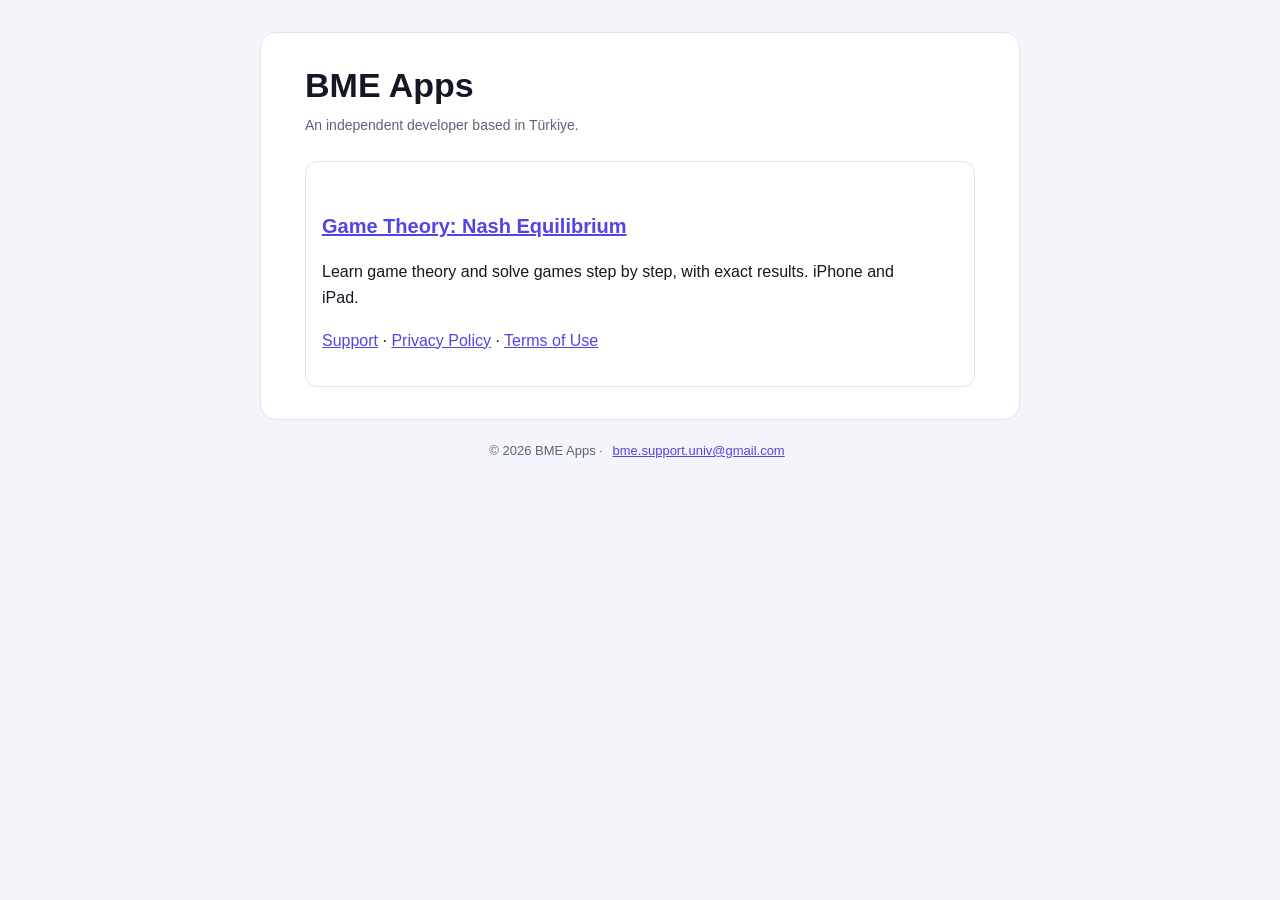
<file: index.html>
<!doctype html>
<html lang="en">
<head>
<meta charset="utf-8">
<meta name="viewport" content="width=device-width, initial-scale=1">
<title>BME Apps</title>
<meta name="description" content="Apps by BME Apps, an independent developer based in Türkiye.">
<link rel="stylesheet" href="style.css">
</head>
<body>
<main>
<h1>BME Apps</h1>
<p class="meta">An independent developer based in Türkiye.</p>
<div class="apps">
  <div class="app">
    <h2><a href="game-theory/">Game Theory: Nash Equilibrium</a></h2>
    <p>Learn game theory and solve games step by step, with exact results. iPhone and iPad.</p>
    <p><a href="game-theory/support/">Support</a> · <a href="game-theory/privacy/">Privacy Policy</a> ·
    <a href="game-theory/terms/">Terms of Use</a></p>
  </div>
</div>
</main>
<footer>© 2026 BME Apps · <a href="mailto:bme.support.univ@gmail.com">bme.support.univ@gmail.com</a></footer>
</body>
</html>
</file>
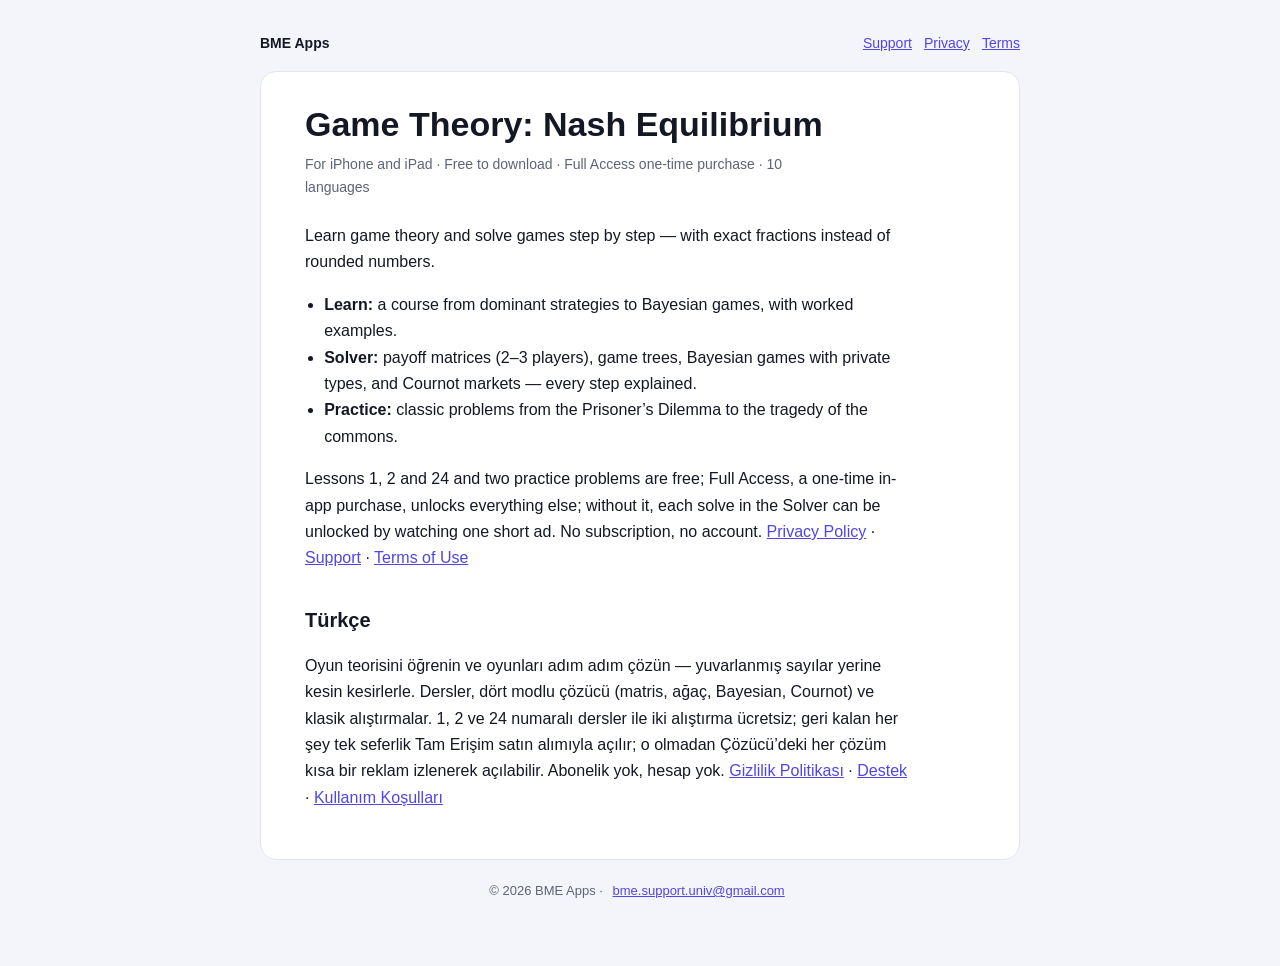
<file: game-theory/index.html>
<!doctype html>
<html lang="en">
<head>
<meta charset="utf-8">
<meta name="viewport" content="width=device-width, initial-scale=1">
<title>Game Theory: Nash Equilibrium — BME Apps</title>
<meta name="description" content="Learn game theory and solve games step by step: Nash equilibria, mixed strategies, game trees, Bayesian games and Cournot markets. Exact results, 10 languages.">
<link rel="stylesheet" href="../style.css">
</head>
<body>
<header class="top">
  <a class="brand" href="../">BME Apps</a>
  <nav class="pages"><a href="support/">Support</a><a href="privacy/">Privacy</a><a href="terms/">Terms</a></nav>
</header>
<main>
<h1>Game Theory: Nash Equilibrium</h1>
<p class="meta">For iPhone and iPad · Free to download · Full Access one-time purchase · 10 languages</p>
<p>Learn game theory and solve games step by step — with exact fractions instead of rounded numbers.</p>
<ul>
  <li><strong>Learn:</strong> a course from dominant strategies to Bayesian games, with worked examples.</li>
  <li><strong>Solver:</strong> payoff matrices (2–3 players), game trees, Bayesian games with private types,
  and Cournot markets — every step explained.</li>
  <li><strong>Practice:</strong> classic problems from the Prisoner’s Dilemma to the tragedy of the commons.</li>
</ul>
<p>Lessons 1, 2 and 24 and two practice problems are free; Full Access, a one-time in-app purchase, unlocks
everything else; without it, each solve in the Solver can be unlocked by watching one short ad. No
subscription, no account. <a href="privacy/">Privacy Policy</a> ·
<a href="support/">Support</a> · <a href="terms/">Terms of Use</a></p>

<h2 lang="tr">Türkçe</h2>
<p lang="tr">Oyun teorisini öğrenin ve oyunları adım adım çözün — yuvarlanmış sayılar yerine kesin kesirlerle.
Dersler, dört modlu çözücü (matris, ağaç, Bayesian, Cournot) ve klasik alıştırmalar. 1, 2 ve 24 numaralı dersler
ile iki alıştırma ücretsiz; geri kalan her şey tek seferlik Tam Erişim satın alımıyla açılır; o olmadan Çözücü’deki her çözüm kısa
bir reklam izlenerek açılabilir. Abonelik yok, hesap yok. <a href="privacy/tr/">Gizlilik Politikası</a> · <a href="support/tr/">Destek</a> ·
<a href="terms/tr/">Kullanım Koşulları</a></p>
</main>
<footer>© 2026 BME Apps · <a href="mailto:bme.support.univ@gmail.com">bme.support.univ@gmail.com</a></footer>
</body>
</html>
</file>
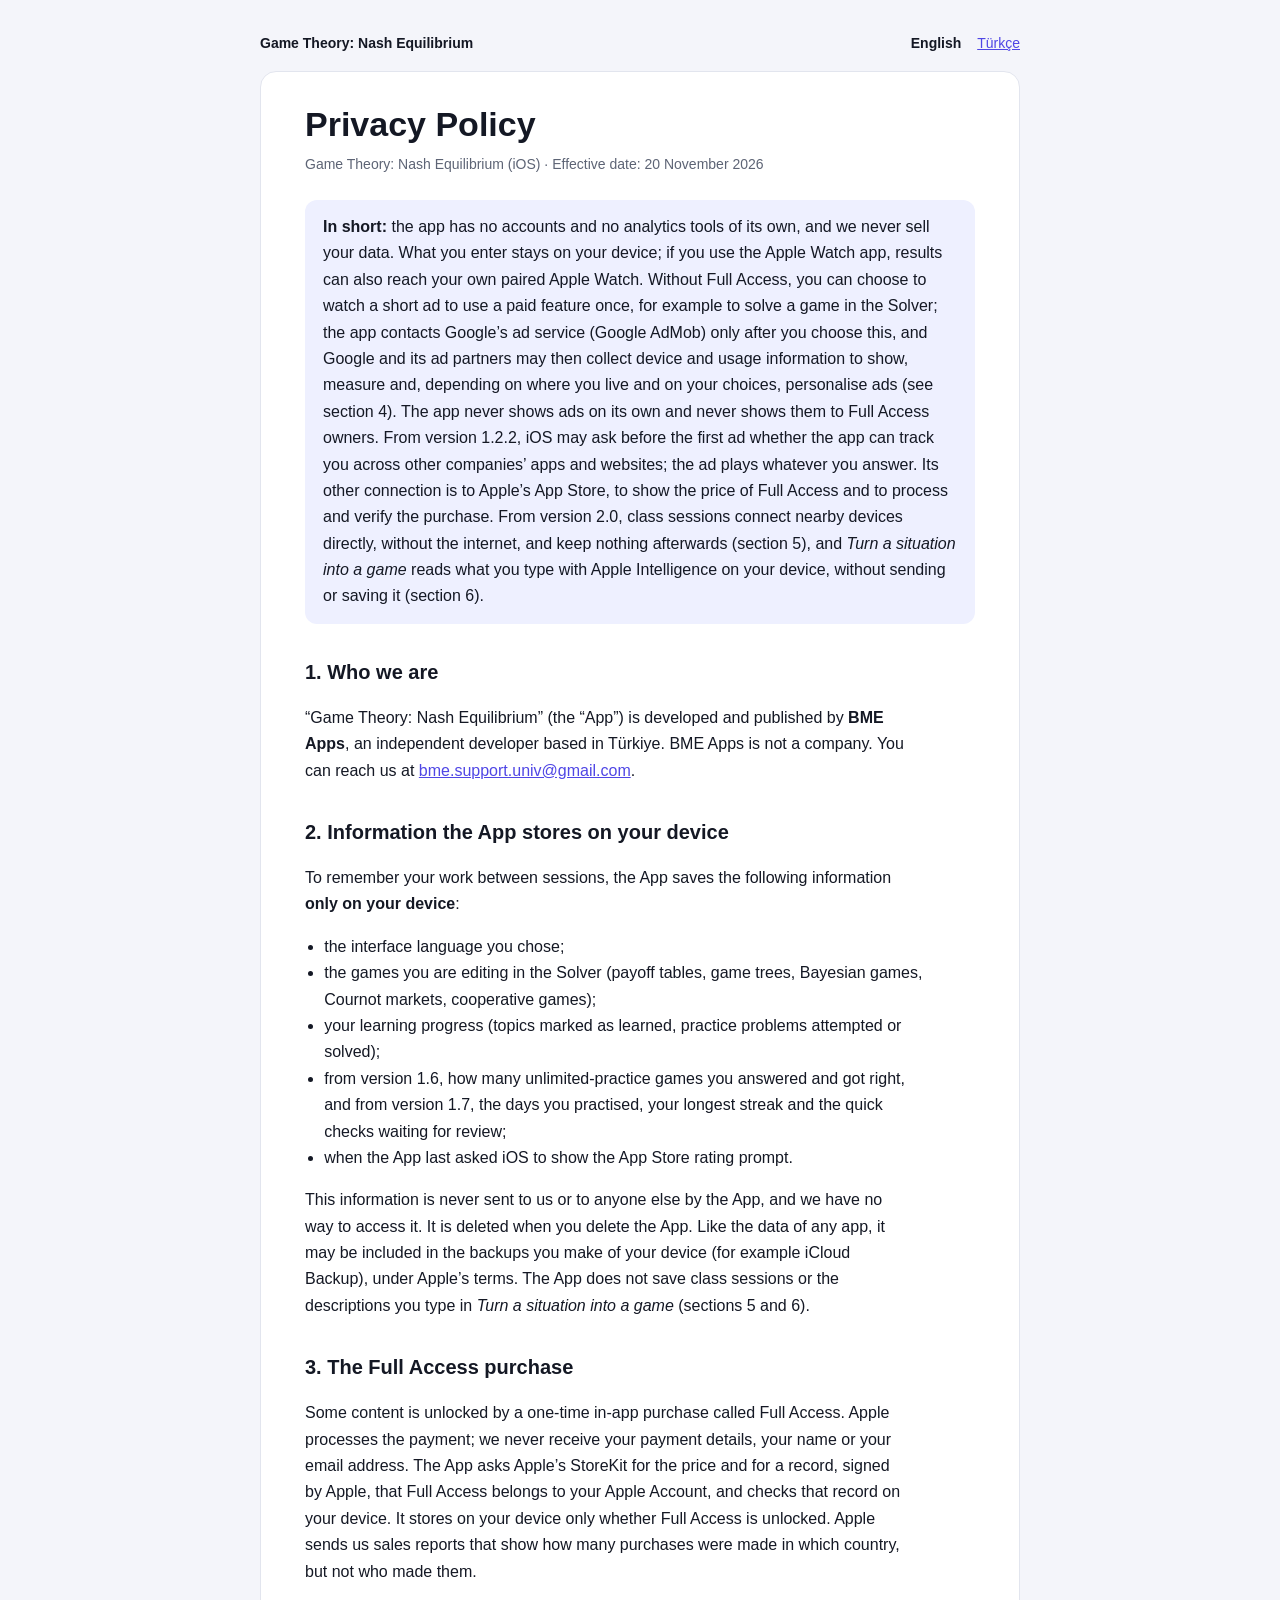
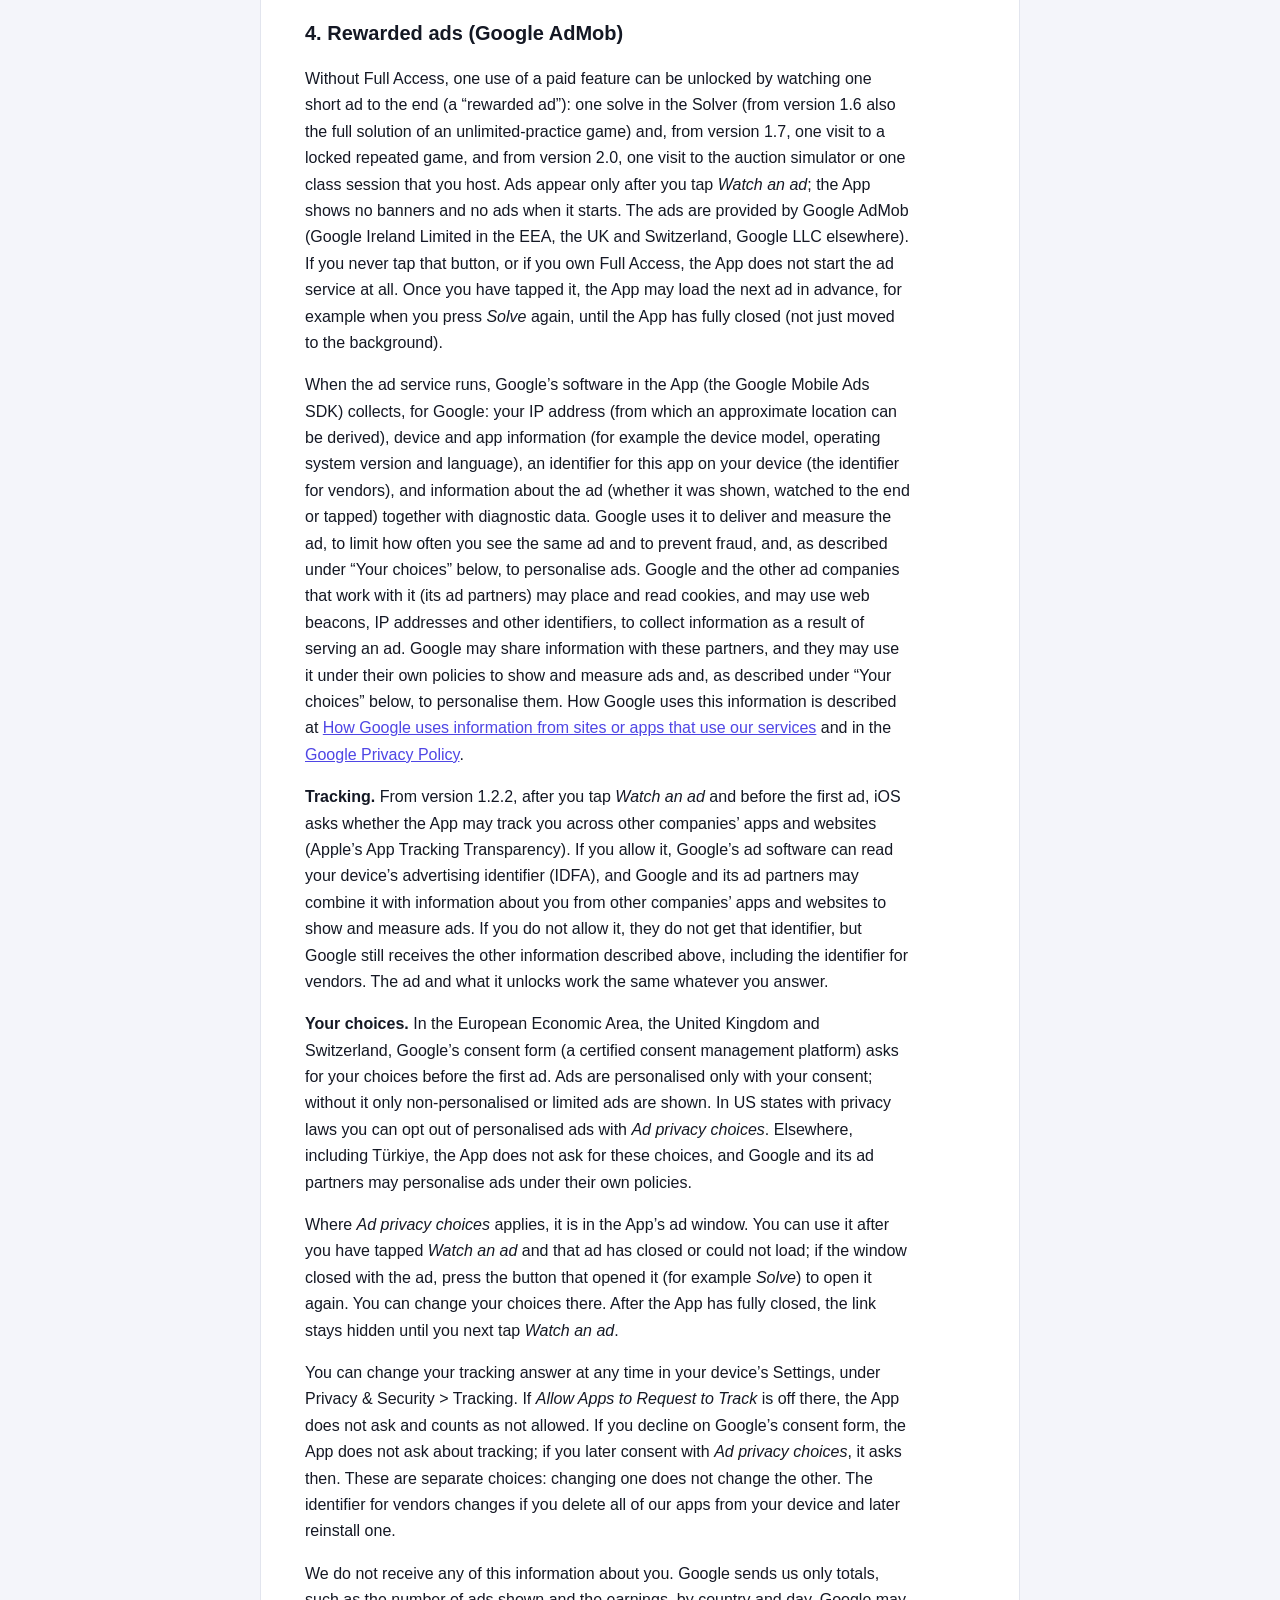
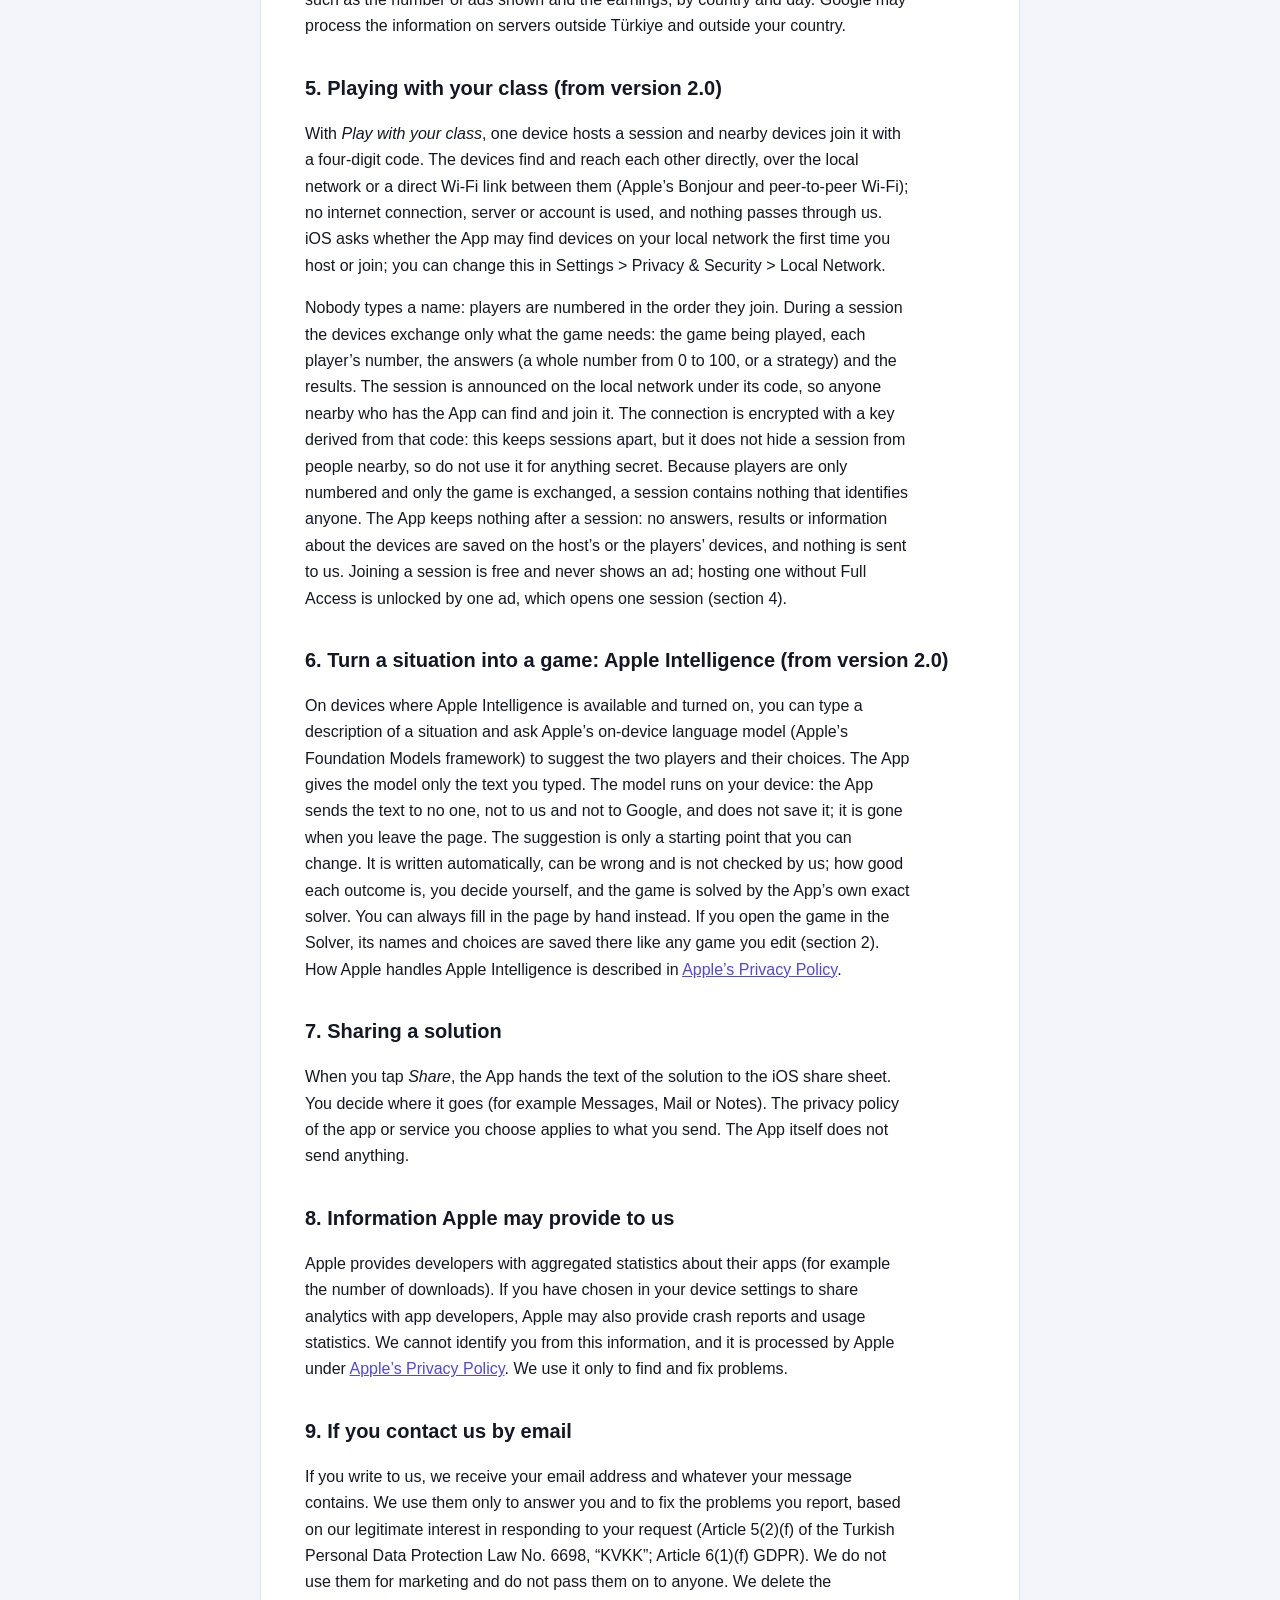
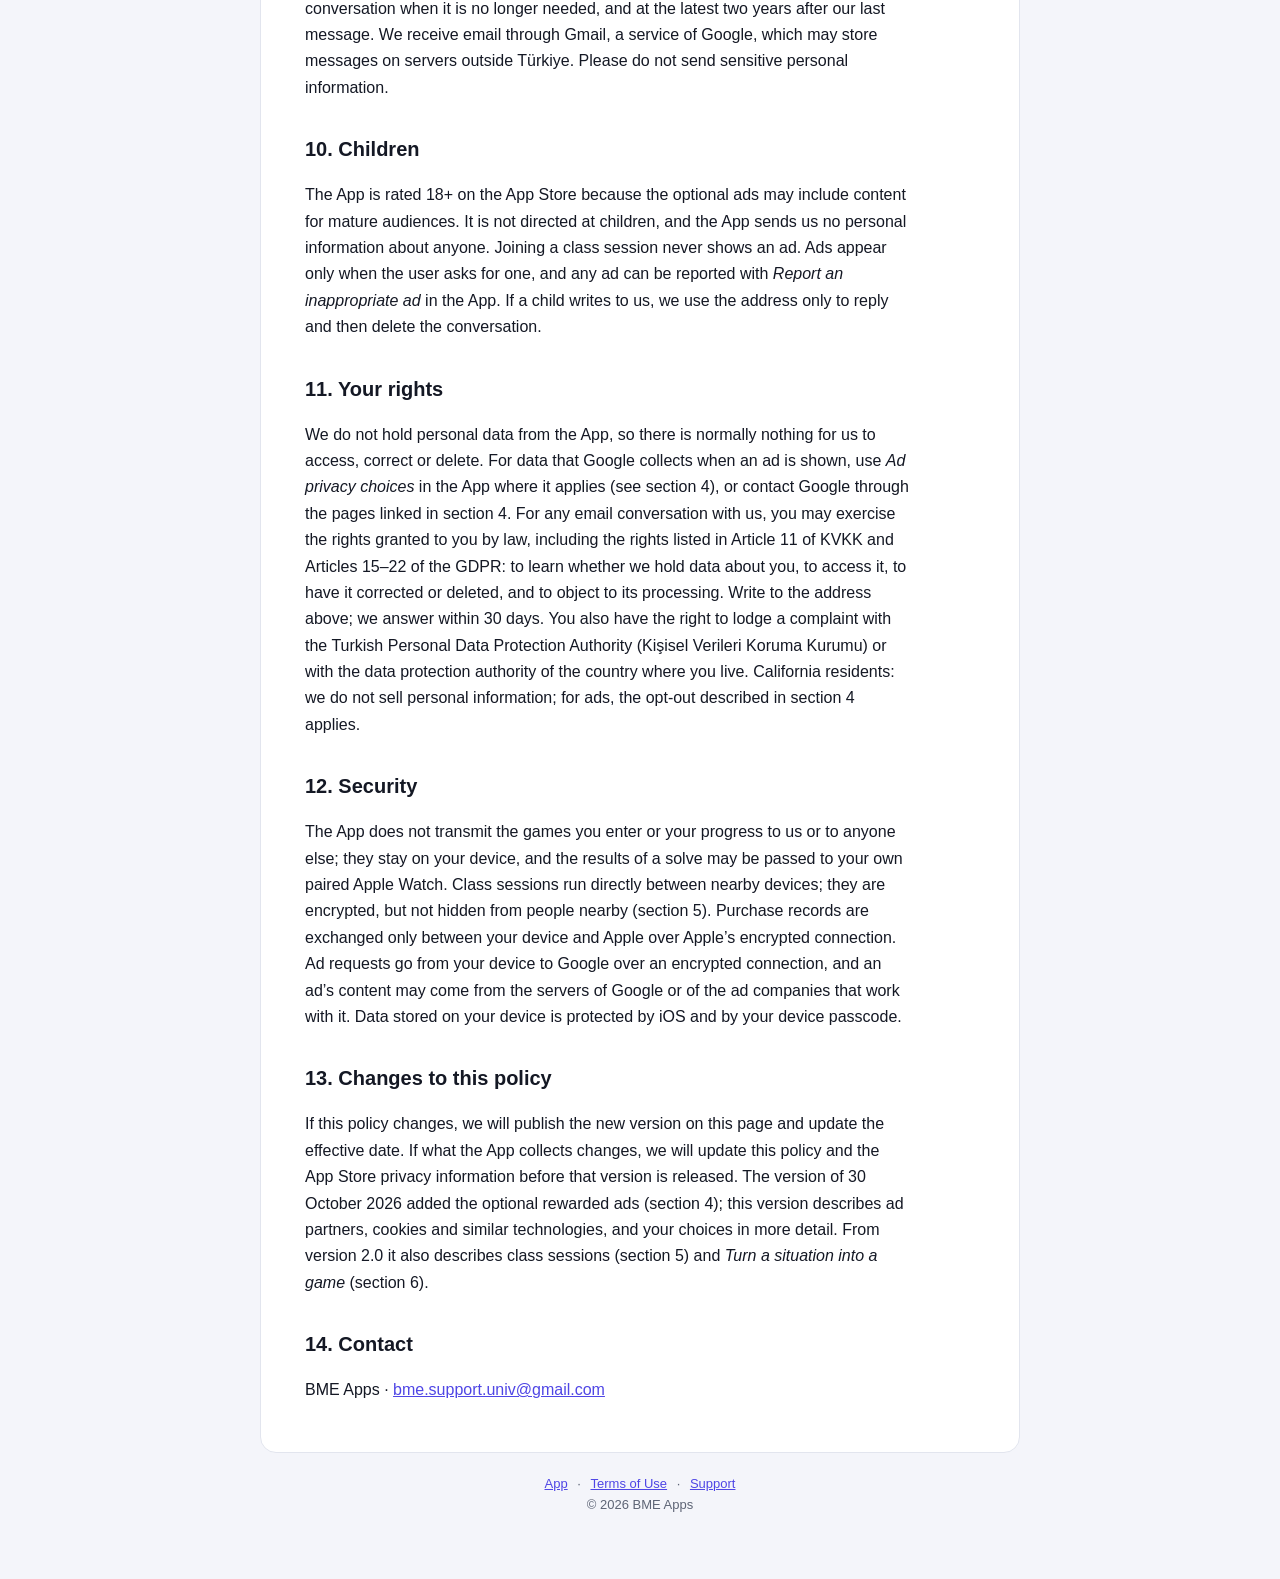
<file: game-theory/privacy/index.html>
<!doctype html>
<html lang="en">
<head>
<meta charset="utf-8">
<meta name="viewport" content="width=device-width, initial-scale=1">
<title>Privacy Policy — Game Theory: Nash Equilibrium</title>
<meta name="description" content="Privacy policy of the iOS app Game Theory: Nash Equilibrium by BME Apps: what stays on your device, the Full Access purchase and the optional rewarded ads.">
<link rel="stylesheet" href="../../style.css">
</head>
<body>
<header class="top">
  <a class="brand" href="../">Game Theory: Nash Equilibrium</a>
  <nav class="lang"><strong>English</strong> <a href="tr/" hreflang="tr">Türkçe</a></nav>
</header>
<main>
<h1>Privacy Policy</h1>
<p class="meta">Game Theory: Nash Equilibrium (iOS) · Effective date: 20 November 2026</p>

<div class="summary">
<strong>In short:</strong> the app has no accounts and no analytics tools of its own, and we never sell your
data. What you enter stays on your device; if you use the Apple Watch app, results can also reach your own paired
Apple Watch. Without Full Access, you can choose to watch a short ad to use a paid feature once, for example to solve a game
in the Solver; the app contacts
Google’s ad service (Google AdMob) only after you choose this, and Google and its ad partners may then collect device
and usage information to show, measure and, depending on where you live and on your choices, personalise ads (see
section 4). The app never shows ads on its own and never shows them to Full Access owners. From version 1.2.2, iOS
may ask before the first ad whether the app can track you across other companies’ apps and websites; the ad plays
whatever you answer. Its other connection is to
Apple’s App Store, to show the price of Full Access and to process and verify the purchase. From version 2.0,
class sessions connect nearby devices directly, without the internet, and keep nothing afterwards (section 5),
and <em>Turn a situation into a game</em> reads what you type with Apple Intelligence on your device, without
sending or saving it (section 6).
</div>

<h2>1. Who we are</h2>
<p>“Game Theory: Nash Equilibrium” (the “App”) is developed and published by <strong>BME Apps</strong>, an
independent developer based in Türkiye. BME Apps is not a company. You can reach us at
<a href="mailto:bme.support.univ@gmail.com">bme.support.univ@gmail.com</a>.</p>

<h2>2. Information the App stores on your device</h2>
<p>To remember your work between sessions, the App saves the following information <strong>only on your
device</strong>:</p>
<ul>
  <li>the interface language you chose;</li>
  <li>the games you are editing in the Solver (payoff tables, game trees, Bayesian games, Cournot markets,
  cooperative games);</li>
  <li>your learning progress (topics marked as learned, practice problems attempted or solved);</li>
  <li>from version 1.6, how many unlimited-practice games you answered and got right, and from version 1.7, the days
  you practised, your longest streak and the quick checks waiting for review;</li>
  <li>when the App last asked iOS to show the App Store rating prompt.</li>
</ul>
<p>This information is never sent to us or to anyone else by the App, and we have no way to access it. It is
deleted when you delete the App. Like the data of any app, it may be included in the backups you make of your
device (for example iCloud Backup), under Apple’s terms. The App does not save class sessions or the
descriptions you type in <em>Turn a situation into a game</em> (sections 5 and 6).</p>

<h2>3. The Full Access purchase</h2>
<p>Some content is unlocked by a one-time in-app purchase called Full Access. Apple processes the payment; we
never receive your payment details, your name or your email address. The App asks Apple’s StoreKit for the
price and for a record, signed by Apple, that Full Access belongs to your Apple Account, and checks that record
on your device. It stores on your device only whether Full Access is unlocked. Apple sends us sales reports
that show how many purchases were made in which country, but not who made them.</p>

<h2>4. Rewarded ads (Google AdMob)</h2>
<p>Without Full Access, one use of a paid feature can be unlocked by watching one short ad to the end (a “rewarded
ad”): one solve in the Solver (from version 1.6 also the full solution of an unlimited-practice game) and, from
version 1.7, one visit to a locked repeated game, and from version 2.0, one visit to the auction simulator or
one class session that you host. Ads appear only after you tap <em>Watch an ad</em>; the App shows no banners and no ads
when it starts. The ads are provided by Google AdMob (Google Ireland Limited in the EEA, the UK and Switzerland,
Google LLC elsewhere). If you never tap that button, or if you own Full Access, the App does not start the ad
service at all. Once you have tapped it, the App may load the next ad in advance, for example when you press
<em>Solve</em> again, until the App has fully closed (not just moved to the background).</p>
<p>When the ad service runs, Google’s software in the App (the Google Mobile Ads SDK) collects, for Google: your IP
address (from which an approximate location can be derived), device and app information (for example the
device model, operating system version and language), an identifier for this app on your device (the
identifier for vendors), and information about the ad (whether it was shown, watched to the end or tapped)
together with diagnostic data. Google uses it to deliver and measure the ad, to limit how often you see the same
ad and to prevent fraud, and, as described under “Your choices” below, to personalise ads. Google and the other ad
companies that work with it (its ad partners) may place and read cookies, and may use web beacons, IP addresses and
other identifiers, to collect information as a result of serving an ad. Google may share information with these
partners, and they may use it under their own policies to show and measure ads and, as described under “Your
choices” below, to personalise them. How Google uses this information is described at
<a href="https://policies.google.com/technologies/partner-sites">How Google uses information from sites or apps
that use our services</a> and in the <a href="https://policies.google.com/privacy">Google Privacy Policy</a>.</p>
<p><strong>Tracking.</strong> From version 1.2.2, after you tap <em>Watch an ad</em> and before the first ad, iOS asks
whether the App may track you across other companies’ apps and websites (Apple’s App Tracking Transparency). If you
allow it, Google’s ad software can read your device’s advertising identifier (IDFA), and Google and its ad partners may
combine it with information about you from other companies’ apps and websites to show and measure ads. If you do not
allow it, they do not get that identifier, but Google still receives the other information described above, including
the identifier for vendors. The ad and what it unlocks work the same whatever you answer.</p>
<p><strong>Your choices.</strong> In the European Economic Area, the United Kingdom and Switzerland, Google’s
consent form (a certified consent management platform) asks for your choices before the first ad. Ads are
personalised only with your consent; without it only non-personalised or limited ads are shown. In US states with
privacy laws you can opt out of personalised ads with <em>Ad privacy choices</em>. Elsewhere, including Türkiye, the
App does not ask for these choices, and Google and its ad partners may personalise ads under their own policies.</p>
<p>Where <em>Ad privacy choices</em> applies, it is in the App’s ad window. You can use it after you have tapped
<em>Watch an ad</em> and that ad has closed or could not load; if the window closed with the ad, press the button
that opened it (for example <em>Solve</em>) to open it again. You can change your choices there. After the App has fully closed, the link stays hidden until you
next tap <em>Watch an ad</em>.</p>
<p>You can change your tracking answer at any time in your device’s Settings, under Privacy &amp; Security &gt;
Tracking. If <em>Allow Apps to Request to Track</em> is off there, the App does not ask and counts as not allowed. If
you decline on Google’s consent form, the App does not ask about tracking; if you later consent with <em>Ad privacy
choices</em>, it asks then. These are separate choices: changing one does not change the other. The identifier for
vendors changes if you delete all of our apps from your device and later reinstall one.</p>
<p>We do not receive any of this information about you. Google sends us only totals, such as the number of ads
shown and the earnings, by country and day. Google may process the information on servers outside Türkiye and
outside your country.</p>

<h2>5. Playing with your class (from version 2.0)</h2>
<p>With <em>Play with your class</em>, one device hosts a session and nearby devices join it with a four-digit
code. The devices find and reach each other directly, over the local network or a direct Wi-Fi link between them
(Apple’s Bonjour and peer-to-peer Wi-Fi); no internet connection, server or account is used, and nothing passes
through us. iOS asks whether the App may find devices on your local network the first time you host or join; you
can change this in Settings &gt; Privacy &amp; Security &gt; Local Network.</p>
<p>Nobody types a name: players are numbered in the order they join. During a session the devices exchange only
what the game needs: the game being played, each player’s number, the answers (a whole number from 0 to 100, or a
strategy) and the results. The session is announced on the local network under its code, so anyone nearby who has
the App can find and join it. The connection is encrypted with a key derived from that code: this keeps sessions
apart, but it does not hide a session from people nearby, so do not use it for anything secret. Because players are
only numbered and only the game is exchanged, a session contains nothing that identifies anyone. The App keeps
nothing after a session: no answers, results or information about the
devices are saved on the host’s or the players’ devices, and nothing is sent to us. Joining a session is free and
never shows an ad; hosting one without Full Access is unlocked by one ad, which opens one session (section 4).</p>

<h2>6. Turn a situation into a game: Apple Intelligence (from version 2.0)</h2>
<p>On devices where Apple Intelligence is available and turned on, you can type a description of a situation and
ask Apple’s on-device language model (Apple’s Foundation Models framework) to suggest the two players and their
choices. The App gives the model only the text you typed. The model runs on your device: the App sends the text to
no one, not to us and not to Google, and does not save it; it is gone when you leave the page. The suggestion is
only a starting point that you can change. It is written automatically, can be wrong and is not checked by us; how
good each outcome is, you decide yourself, and the game is solved by the App’s own exact solver. You can always
fill in the page by hand instead. If you open the game in the Solver, its names and choices are saved there like
any game you edit (section 2). How Apple handles Apple Intelligence is described in
<a href="https://www.apple.com/legal/privacy/">Apple’s Privacy Policy</a>.</p>

<h2>7. Sharing a solution</h2>
<p>When you tap <em>Share</em>, the App hands the text of the solution to the iOS share sheet. You decide where
it goes (for example Messages, Mail or Notes). The privacy policy of the app or service you choose applies to
what you send. The App itself does not send anything.</p>

<h2>8. Information Apple may provide to us</h2>
<p>Apple provides developers with aggregated statistics about their apps (for example the number of downloads).
If you have chosen in your device settings to share analytics with app developers, Apple may also provide
crash reports and usage statistics. We cannot identify you from this information, and it is processed by Apple
under <a href="https://www.apple.com/legal/privacy/">Apple’s Privacy Policy</a>. We use it only to find and fix
problems.</p>

<h2>9. If you contact us by email</h2>
<p>If you write to us, we receive your email address and whatever your message contains. We use them only to
answer you and to fix the problems you report, based on our legitimate interest in responding to your request
(Article 5(2)(f) of the Turkish Personal Data Protection Law No. 6698, “KVKK”; Article 6(1)(f) GDPR). We do
not use them for marketing and do not pass them on to anyone. We delete the conversation when it is no longer
needed, and at the latest two years after our last message. We receive email through Gmail, a service of
Google, which may store messages on servers outside Türkiye. Please do not send sensitive personal
information.</p>

<h2>10. Children</h2>
<p>The App is rated 18+ on the App Store because the optional ads may include content for mature audiences.
It is not directed at children, and the App sends us no personal information about anyone. Joining a class
session never shows an ad. Ads appear only when
the user asks for one, and any ad can be reported with <em>Report an inappropriate ad</em> in the App. If a
child writes to us, we use the address only to reply and then delete the conversation.</p>

<h2>11. Your rights</h2>
<p>We do not hold personal data from the App, so there is normally nothing for us to access, correct or
delete. For data that Google collects when an ad is shown, use <em>Ad privacy choices</em> in the App where it applies
(see section 4), or contact Google through the pages linked in section 4. For any email conversation with us, you may exercise the rights granted to you by law, including the
rights listed in Article 11 of KVKK and Articles 15–22 of the GDPR: to learn whether we hold data about you, to
access it, to have it corrected or deleted, and to object to its processing. Write to the address above; we
answer within 30 days. You also have the right to lodge a complaint with the Turkish Personal Data Protection
Authority (Kişisel Verileri Koruma Kurumu) or with the data protection authority of the country where you live.
California residents: we do not sell personal information; for ads, the opt-out described in section 4
applies.</p>

<h2>12. Security</h2>
<p>The App does not transmit the games you enter or your progress to us or to anyone else; they stay on your
device, and the results of a solve may be passed to your own paired Apple Watch. Class sessions run directly
between nearby devices; they are encrypted, but not hidden from people nearby (section 5). Purchase
records are exchanged only between your device and Apple over Apple’s encrypted connection. Ad requests go from
your device to Google over an encrypted connection, and an ad’s content may come from the servers of Google or of
the ad companies that work with it. Data stored on your
device is protected by iOS and by your device passcode.</p>

<h2>13. Changes to this policy</h2>
<p>If this policy changes, we will publish the new version on this page and update the effective date. If what
the App collects changes, we will update this policy and the App Store privacy information before that version is
released. The version of 30 October 2026 added the optional rewarded ads (section 4); this version describes ad
partners, cookies and similar technologies, and your choices in more detail. From version 2.0 it also
describes class sessions (section 5) and <em>Turn a situation into a game</em> (section 6).</p>

<h2>14. Contact</h2>
<p>BME Apps · <a href="mailto:bme.support.univ@gmail.com">bme.support.univ@gmail.com</a></p>
</main>
<footer>
  <a href="../">App</a> · <a href="../terms/">Terms of Use</a> · <a href="../support/">Support</a>
  <br>© 2026 BME Apps
</footer>
</body>
</html>
</file>
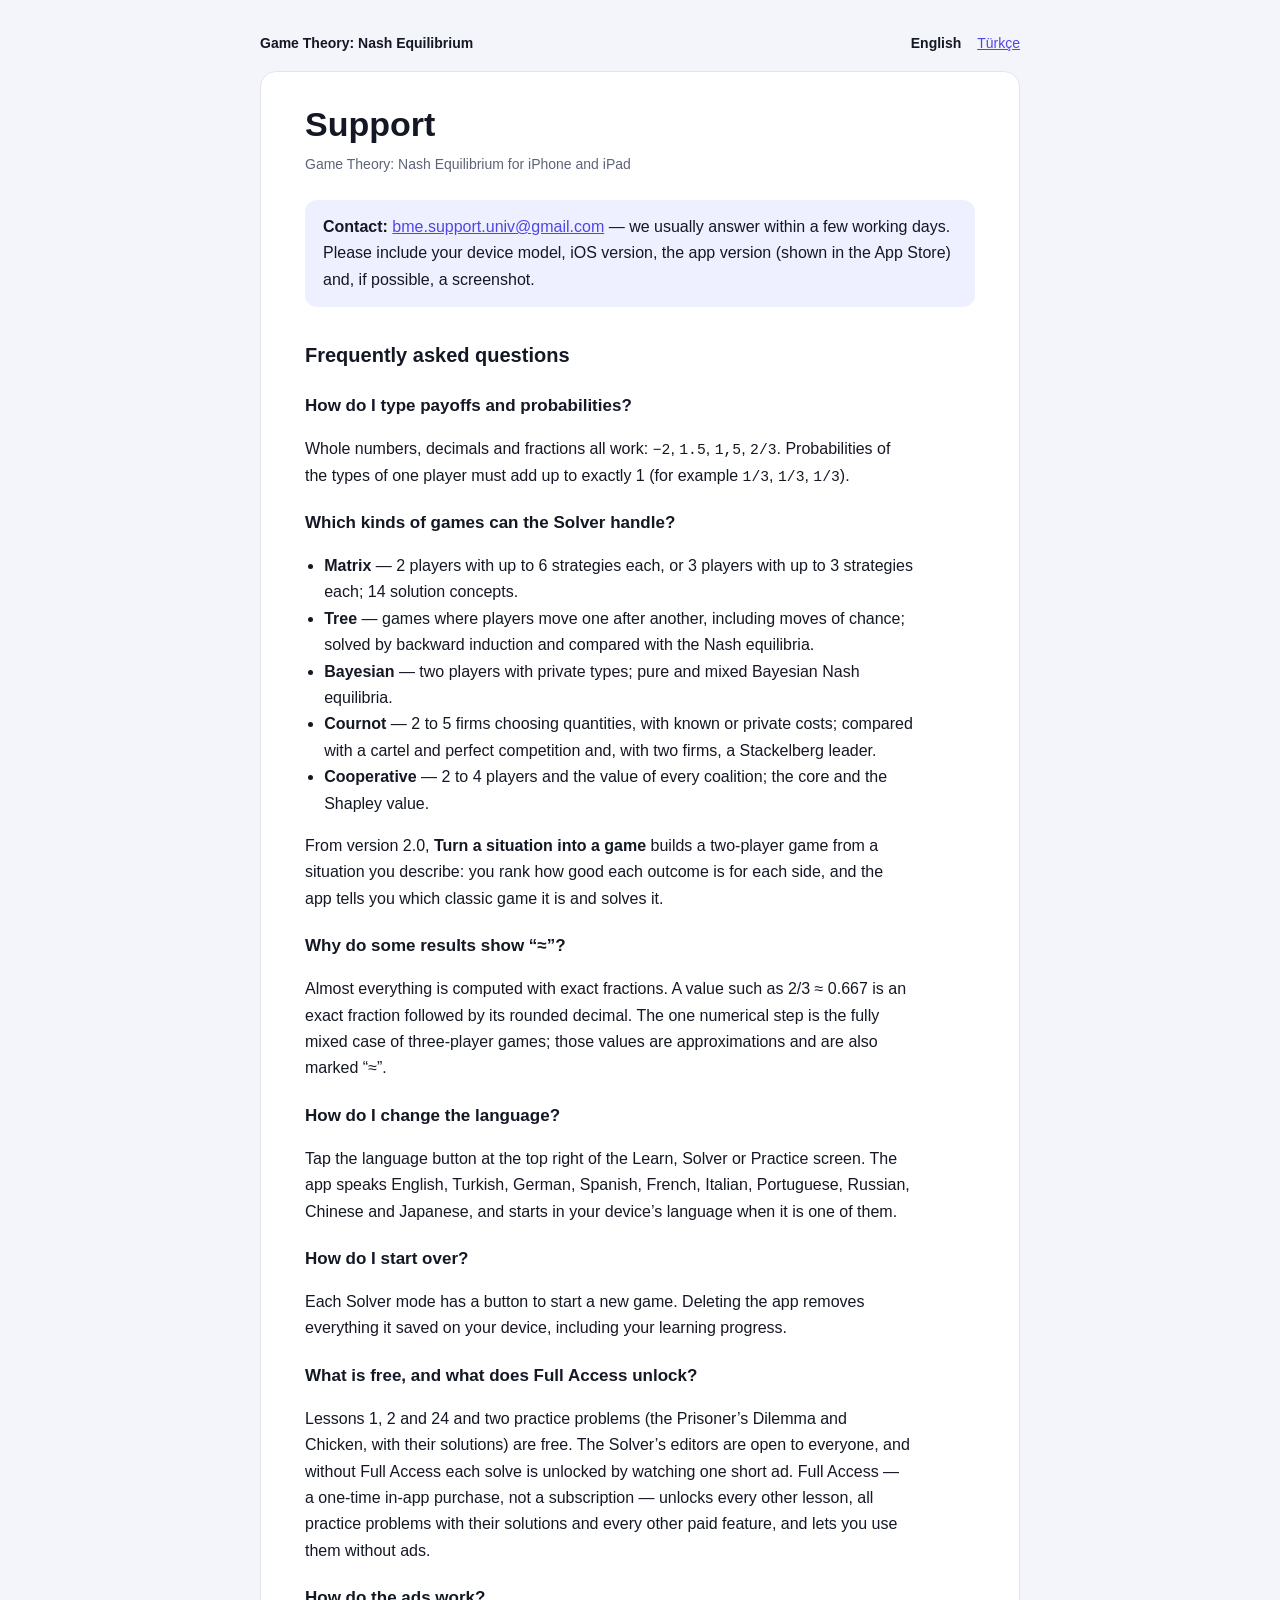
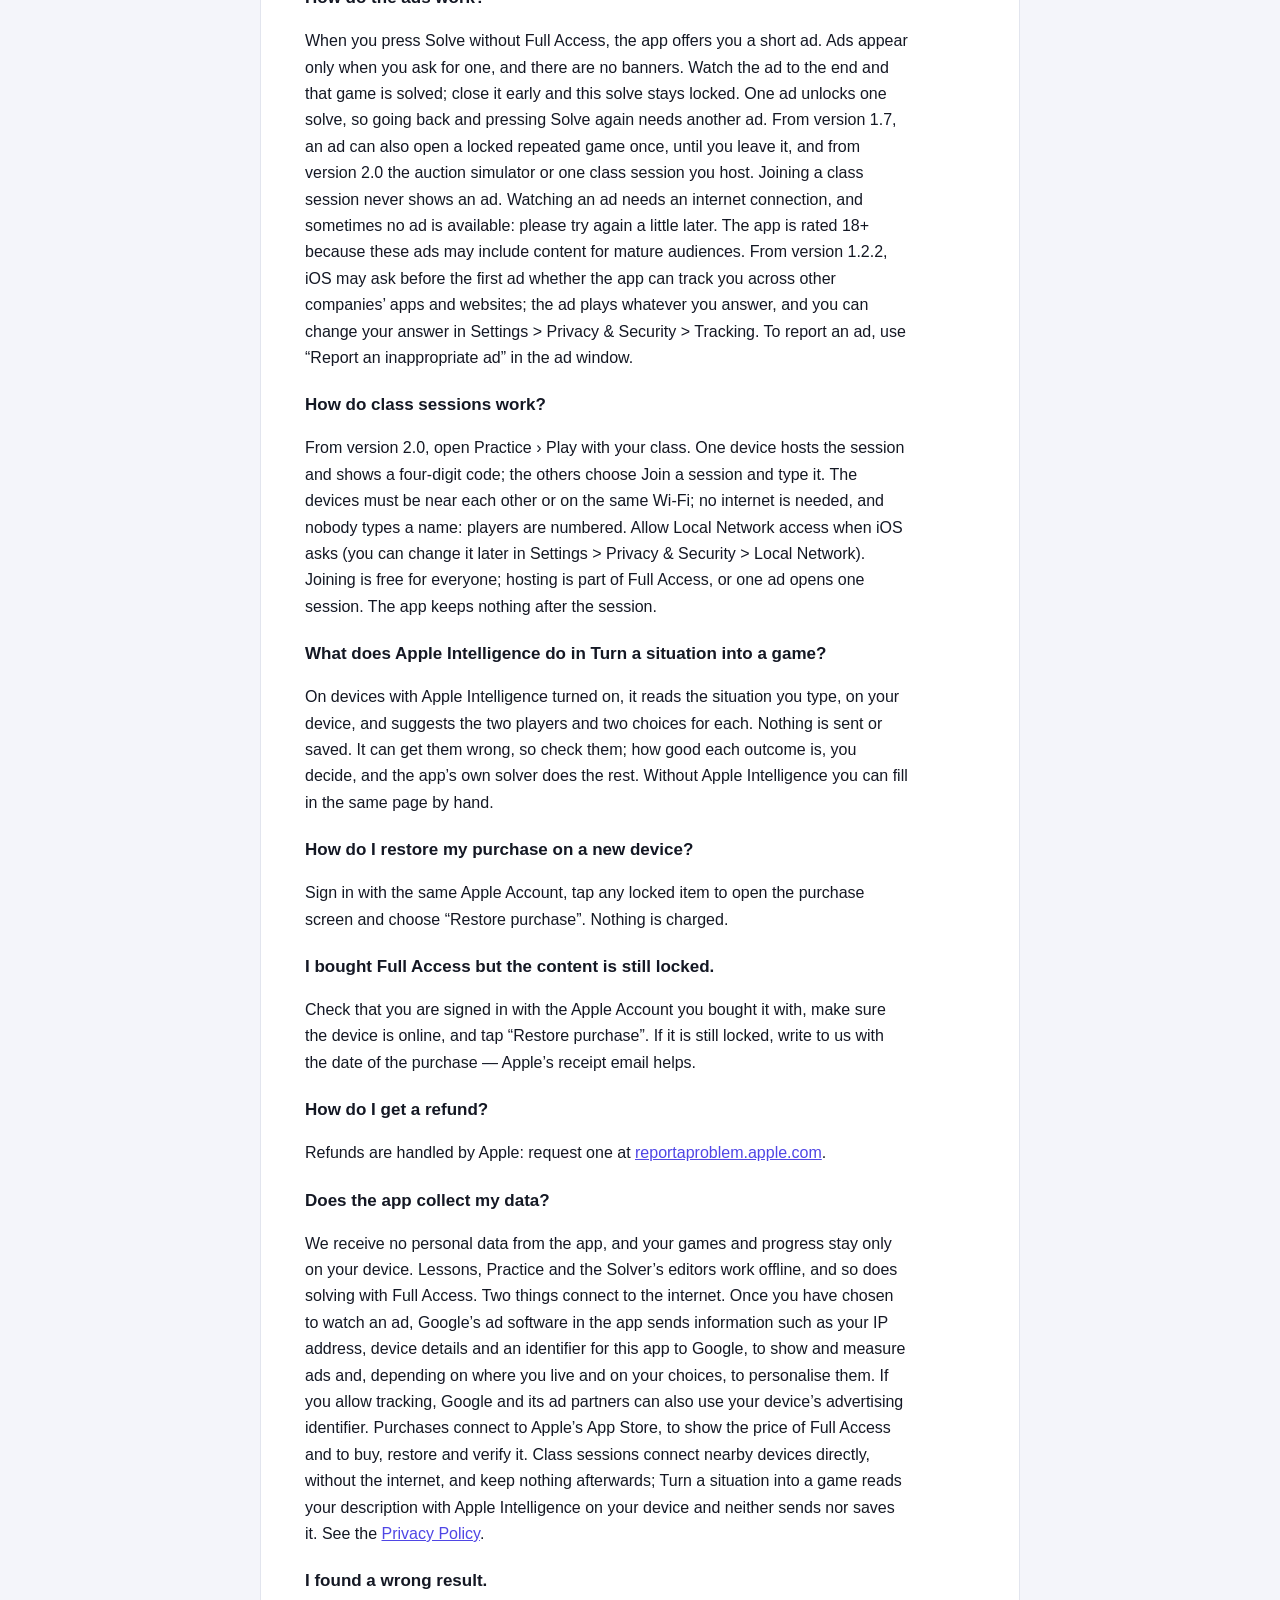
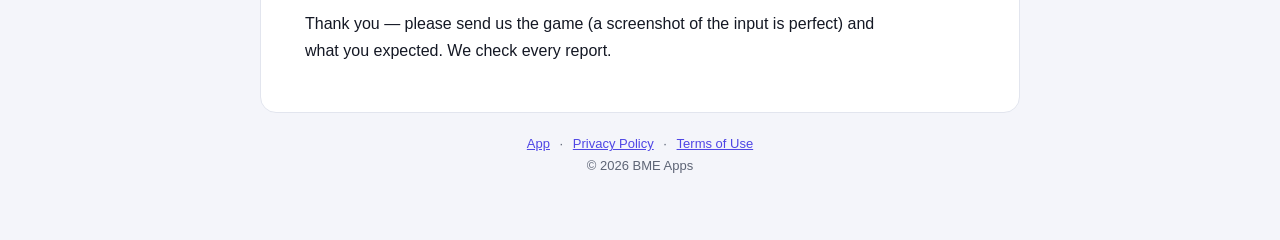
<file: game-theory/support/index.html>
<!doctype html>
<html lang="en">
<head>
<meta charset="utf-8">
<meta name="viewport" content="width=device-width, initial-scale=1">
<title>Support — Game Theory: Nash Equilibrium</title>
<meta name="description" content="Help and contact for the iOS app Game Theory: Nash Equilibrium.">
<link rel="stylesheet" href="../../style.css">
</head>
<body>
<header class="top">
  <a class="brand" href="../">Game Theory: Nash Equilibrium</a>
  <nav class="lang"><strong>English</strong> <a href="tr/" hreflang="tr">Türkçe</a></nav>
</header>
<main>
<h1>Support</h1>
<p class="meta">Game Theory: Nash Equilibrium for iPhone and iPad</p>

<div class="summary">
<strong>Contact:</strong> <a href="mailto:bme.support.univ@gmail.com?subject=Game%20Theory%20app">bme.support.univ@gmail.com</a>
— we usually answer within a few working days. Please include your device model, iOS version, the app
version (shown in the App Store) and, if possible, a screenshot.
</div>

<h2>Frequently asked questions</h2>

<h3>How do I type payoffs and probabilities?</h3>
<p>Whole numbers, decimals and fractions all work: <code>−2</code>, <code>1.5</code>, <code>1,5</code>,
<code>2/3</code>. Probabilities of the types of one player must add up to exactly 1 (for example
<code>1/3</code>, <code>1/3</code>, <code>1/3</code>).</p>

<h3>Which kinds of games can the Solver handle?</h3>
<ul>
  <li><strong>Matrix</strong> — 2 players with up to 6 strategies each, or 3 players with up to 3 strategies
  each; 14 solution concepts.</li>
  <li><strong>Tree</strong> — games where players move one after another, including moves of chance;
  solved by backward induction and compared with the Nash equilibria.</li>
  <li><strong>Bayesian</strong> — two players with private types; pure and mixed Bayesian Nash equilibria.</li>
  <li><strong>Cournot</strong> — 2 to 5 firms choosing quantities, with known or private costs; compared
  with a cartel and perfect competition and, with two firms, a Stackelberg leader.</li>
  <li><strong>Cooperative</strong> — 2 to 4 players and the value of every coalition; the core and the
  Shapley value.</li>
</ul>
<p>From version 2.0, <strong>Turn a situation into a game</strong> builds a two-player game from a situation you
describe: you rank how good each outcome is for each side, and the app tells you which classic game it is and
solves it.</p>

<h3>Why do some results show “≈”?</h3>
<p>Almost everything is computed with exact fractions. A value such as 2/3 ≈ 0.667 is an exact fraction followed
by its rounded decimal. The one numerical step is the fully mixed case of three-player games; those values are
approximations and are also marked “≈”.</p>

<h3>How do I change the language?</h3>
<p>Tap the language button at the top right of the Learn, Solver or Practice screen. The app speaks English,
Turkish, German, Spanish, French, Italian, Portuguese, Russian, Chinese and Japanese, and starts in your
device’s language when it is one of them.</p>

<h3>How do I start over?</h3>
<p>Each Solver mode has a button to start a new game. Deleting the app removes everything it saved on your
device, including your learning progress.</p>

<h3>What is free, and what does Full Access unlock?</h3>
<p>Lessons 1, 2 and 24 and two practice problems (the Prisoner’s Dilemma and Chicken, with their solutions)
are free. The Solver’s editors are open to everyone, and without Full Access each solve is unlocked by watching
one short ad. Full Access — a one-time in-app purchase, not a subscription — unlocks every other lesson, all
practice problems with their solutions and every other paid feature, and lets you use them without ads.</p>

<h3>How do the ads work?</h3>
<p>When you press Solve without Full Access, the app offers you a short ad. Ads appear only when you ask for one,
and there are no banners. Watch the ad to the end and that game is solved; close it early and this solve stays
locked. One ad unlocks one solve, so going back and pressing Solve again needs another ad. From version 1.7, an
ad can also open a locked repeated game once, until you leave it, and from version 2.0 the auction simulator or
one class session you host. Joining a class session never shows an ad. Watching an ad needs
an internet connection, and sometimes no ad is available: please try again a little later. The app is rated 18+
because these ads may include content for mature audiences. From version 1.2.2, iOS may ask before the first ad
whether the app can track you across other companies’ apps and websites; the ad plays whatever you answer, and you can
change your answer in Settings &gt; Privacy &amp; Security &gt; Tracking. To report an ad, use “Report an inappropriate
ad” in the ad window.</p>

<h3>How do class sessions work?</h3>
<p>From version 2.0, open Practice › Play with your class. One device hosts the session and shows a four-digit
code; the others choose Join a session and type it. The devices must be near each other or on the same Wi-Fi;
no internet is needed, and nobody types a name: players are numbered. Allow Local Network access when iOS asks
(you can change it later in Settings &gt; Privacy &amp; Security &gt; Local Network). Joining is free for everyone;
hosting is part of Full Access, or one ad opens one session. The app keeps nothing after the session.</p>

<h3>What does Apple Intelligence do in Turn a situation into a game?</h3>
<p>On devices with Apple Intelligence turned on, it reads the situation you type, on your device, and suggests
the two players and two choices for each. Nothing is sent or saved. It can get them wrong, so check them; how
good each outcome is, you decide, and the app’s own solver does the rest. Without Apple Intelligence you can
fill in the same page by hand.</p>

<h3>How do I restore my purchase on a new device?</h3>
<p>Sign in with the same Apple Account, tap any locked item to open the purchase screen and choose
“Restore purchase”. Nothing is charged.</p>

<h3>I bought Full Access but the content is still locked.</h3>
<p>Check that you are signed in with the Apple Account you bought it with, make sure the device is online, and
tap “Restore purchase”. If it is still locked, write to us with the date of the purchase — Apple’s receipt email
helps.</p>

<h3>How do I get a refund?</h3>
<p>Refunds are handled by Apple: request one at
<a href="https://reportaproblem.apple.com">reportaproblem.apple.com</a>.</p>

<h3>Does the app collect my data?</h3>
<p>We receive no personal data from the app, and your games and progress stay only on your device. Lessons,
Practice and the Solver’s editors work offline, and so does solving with Full Access. Two things connect to the
internet. Once you have chosen to watch an ad, Google’s ad software in the app sends information such as your IP
address, device details and an identifier for this app to Google, to show and measure ads and, depending on where
you live and on your choices, to personalise them. If you allow tracking, Google and its ad partners can also use your
device’s advertising identifier. Purchases connect to Apple’s App Store, to show the price of
Full Access and to buy, restore and verify it. Class sessions connect nearby devices directly, without the
internet, and keep nothing afterwards; Turn a situation into a game reads your description with Apple
Intelligence on your device and neither sends nor saves it. See the <a href="../privacy/">Privacy Policy</a>.</p>

<h3>I found a wrong result.</h3>
<p>Thank you — please send us the game (a screenshot of the input is perfect) and what you expected. We check
every report.</p>
</main>
<footer>
  <a href="../">App</a> · <a href="../privacy/">Privacy Policy</a> · <a href="../terms/">Terms of Use</a>
  <br>© 2026 BME Apps
</footer>
</body>
</html>
</file>
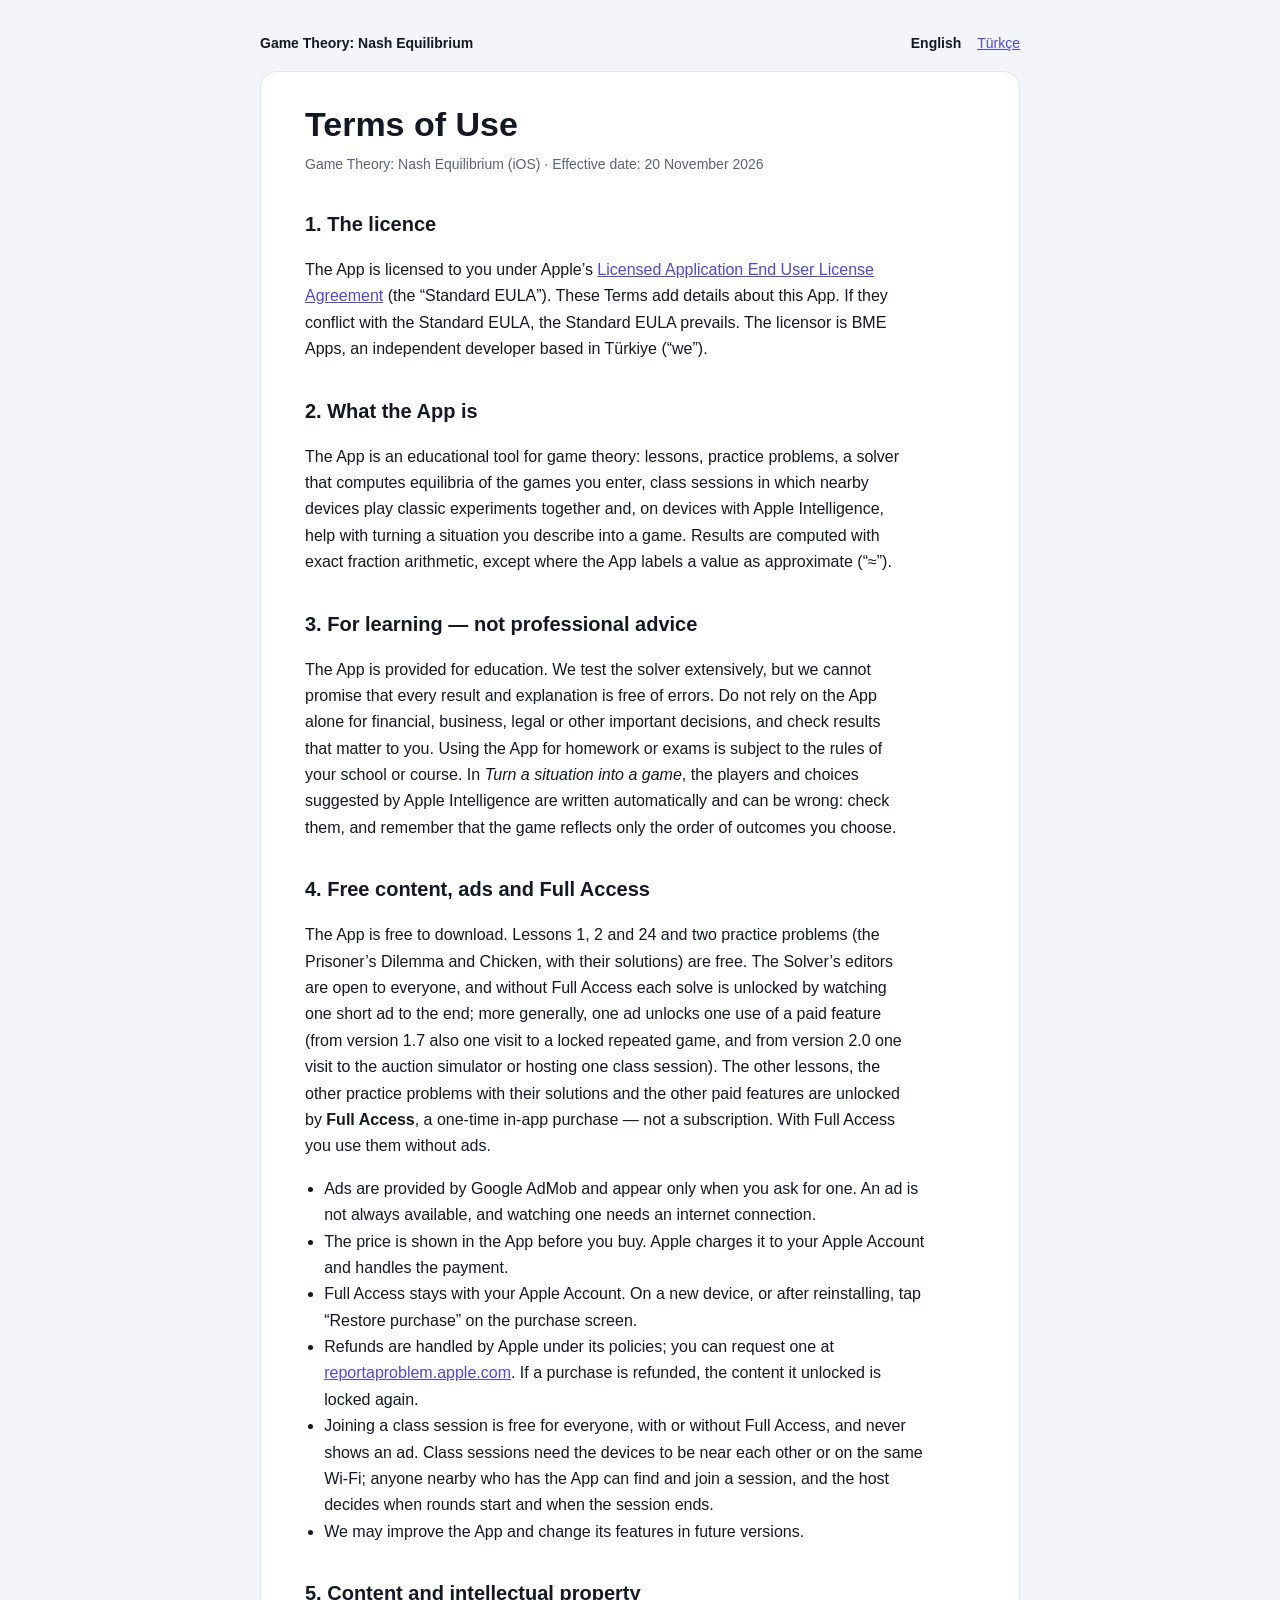
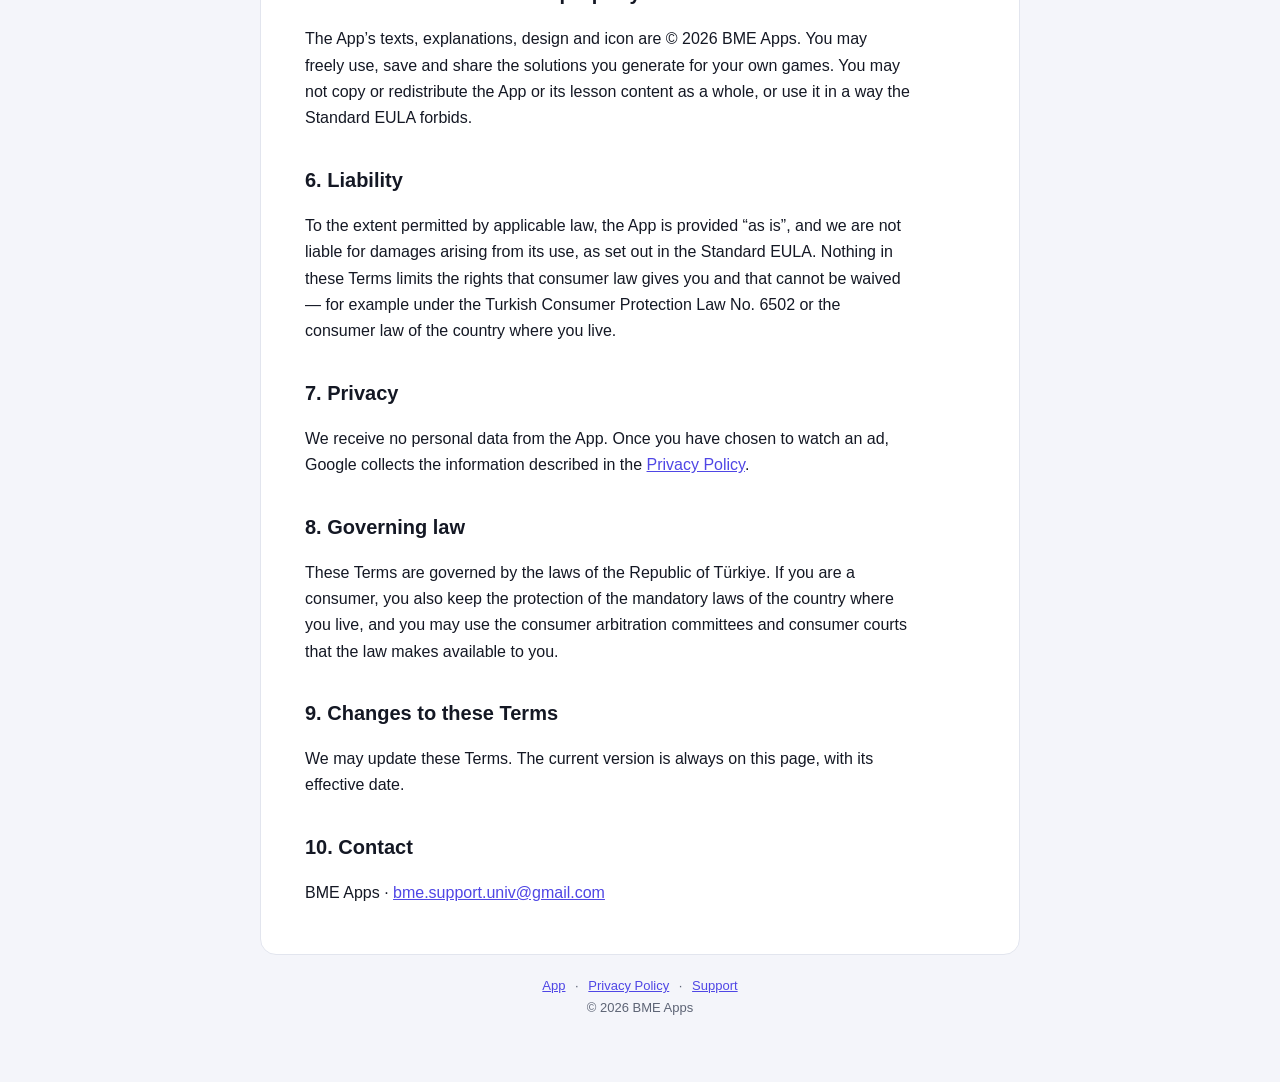
<file: game-theory/terms/index.html>
<!doctype html>
<html lang="en">
<head>
<meta charset="utf-8">
<meta name="viewport" content="width=device-width, initial-scale=1">
<title>Terms of Use — Game Theory: Nash Equilibrium</title>
<meta name="description" content="Terms of use of the iOS app Game Theory: Nash Equilibrium by BME Apps.">
<link rel="stylesheet" href="../../style.css">
</head>
<body>
<header class="top">
  <a class="brand" href="../">Game Theory: Nash Equilibrium</a>
  <nav class="lang"><strong>English</strong> <a href="tr/" hreflang="tr">Türkçe</a></nav>
</header>
<main>
<h1>Terms of Use</h1>
<p class="meta">Game Theory: Nash Equilibrium (iOS) · Effective date: 20 November 2026</p>

<h2>1. The licence</h2>
<p>The App is licensed to you under Apple’s
<a href="https://www.apple.com/legal/internet-services/itunes/dev/stdeula/">Licensed Application End User
License Agreement</a> (the “Standard EULA”). These Terms add details about this App. If they conflict with the
Standard EULA, the Standard EULA prevails. The licensor is BME Apps, an independent developer based in Türkiye
(“we”).</p>

<h2>2. What the App is</h2>
<p>The App is an educational tool for game theory: lessons, practice problems, a solver that computes
equilibria of the games you enter, class sessions in which nearby devices play classic experiments together and, on
devices with Apple Intelligence, help with turning a situation you describe into a game. Results are computed with exact fraction arithmetic, except where the App
labels a value as approximate (“≈”).</p>

<h2>3. For learning — not professional advice</h2>
<p>The App is provided for education. We test the solver extensively, but we cannot promise that every result
and explanation is free of errors. Do not rely on the App alone for financial, business, legal or other
important decisions, and check results that matter to you. Using the App for homework or exams is subject to
the rules of your school or course. In <em>Turn a situation into a game</em>, the players and choices suggested by
Apple Intelligence are written automatically and can be wrong: check them, and remember that the game reflects
only the order of outcomes you choose.</p>

<h2>4. Free content, ads and Full Access</h2>
<p>The App is free to download. Lessons 1, 2 and 24 and two practice problems (the Prisoner’s Dilemma and
Chicken, with their solutions) are free. The Solver’s editors are open to everyone, and without Full Access each
solve is unlocked by watching one short ad to the end; more generally, one ad unlocks one use of a paid feature
(from version 1.7 also one visit to a locked repeated game, and from version 2.0 one visit to the auction
simulator or hosting one class session). The other lessons, the other practice problems with
their solutions and the other paid features are unlocked by <strong>Full Access</strong>, a one-time in-app
purchase — not a subscription. With Full Access you use them without ads.</p>
<ul>
  <li>Ads are provided by Google AdMob and appear only when you ask for one. An ad is not always available, and
  watching one needs an internet connection.</li>
  <li>The price is shown in the App before you buy. Apple charges it to your Apple Account and handles the
  payment.</li>
  <li>Full Access stays with your Apple Account. On a new device, or after reinstalling, tap “Restore
  purchase” on the purchase screen.</li>
  <li>Refunds are handled by Apple under its policies; you can request one at
  <a href="https://reportaproblem.apple.com">reportaproblem.apple.com</a>. If a purchase is refunded, the
  content it unlocked is locked again.</li>
  <li>Joining a class session is free for everyone, with or without Full Access, and never shows an ad. Class
  sessions need the devices to be near each other or on the same Wi-Fi; anyone nearby who has the App can find
  and join a session, and the host decides when rounds start and when the session ends.</li>
  <li>We may improve the App and change its features in future versions.</li>
</ul>

<h2>5. Content and intellectual property</h2>
<p>The App’s texts, explanations, design and icon are © 2026 BME Apps. You may freely use, save and share the
solutions you generate for your own games. You may not copy or redistribute the App or its lesson content as
a whole, or use it in a way the Standard EULA forbids.</p>

<h2>6. Liability</h2>
<p>To the extent permitted by applicable law, the App is provided “as is”, and we are not liable for damages
arising from its use, as set out in the Standard EULA. Nothing in these Terms limits the rights that consumer
law gives you and that cannot be waived — for example under the Turkish Consumer Protection Law No. 6502 or the
consumer law of the country where you live.</p>

<h2>7. Privacy</h2>
<p>We receive no personal data from the App. Once you have chosen to watch an ad, Google collects the information
described in the <a href="../privacy/">Privacy Policy</a>.</p>

<h2>8. Governing law</h2>
<p>These Terms are governed by the laws of the Republic of Türkiye. If you are a consumer, you also keep the
protection of the mandatory laws of the country where you live, and you may use the consumer arbitration
committees and consumer courts that the law makes available to you.</p>

<h2>9. Changes to these Terms</h2>
<p>We may update these Terms. The current version is always on this page, with its effective date.</p>

<h2>10. Contact</h2>
<p>BME Apps · <a href="mailto:bme.support.univ@gmail.com">bme.support.univ@gmail.com</a></p>
</main>
<footer>
  <a href="../">App</a> · <a href="../privacy/">Privacy Policy</a> · <a href="../support/">Support</a>
  <br>© 2026 BME Apps
</footer>
</body>
</html>
</file>
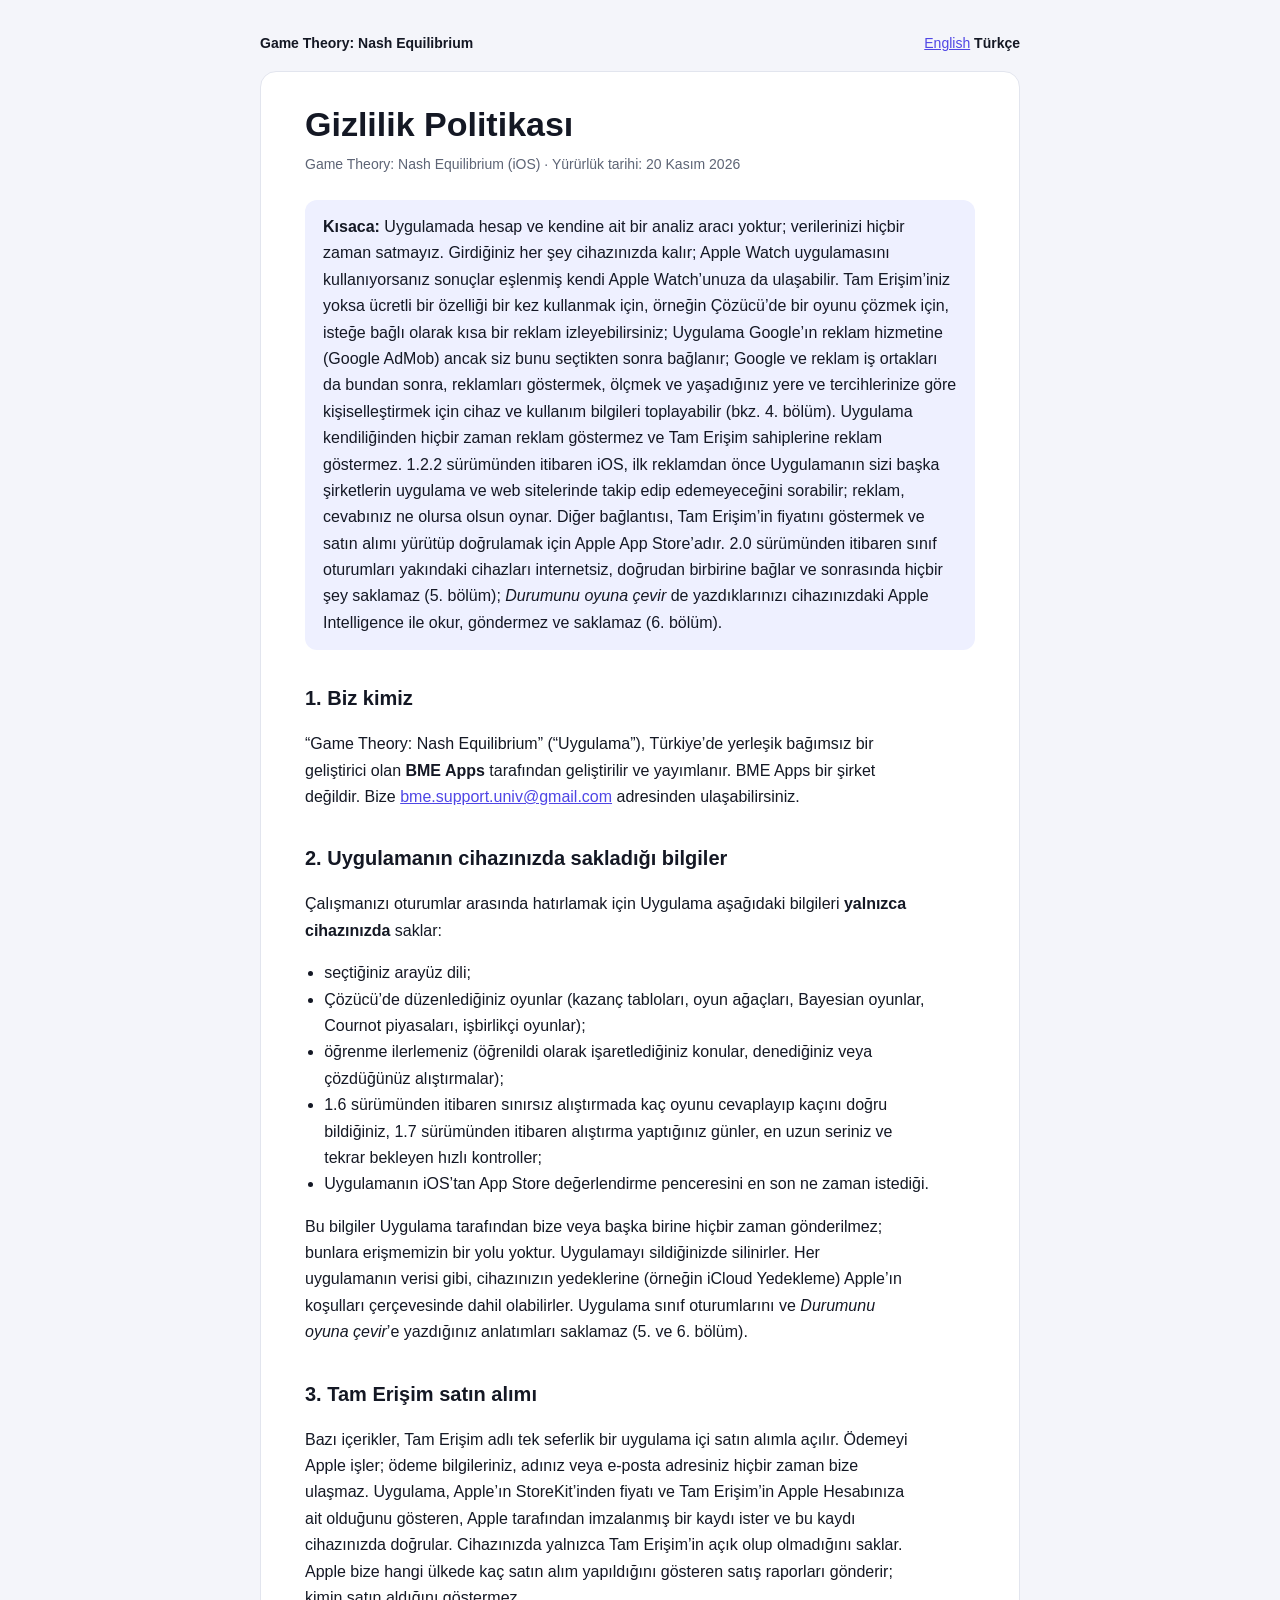
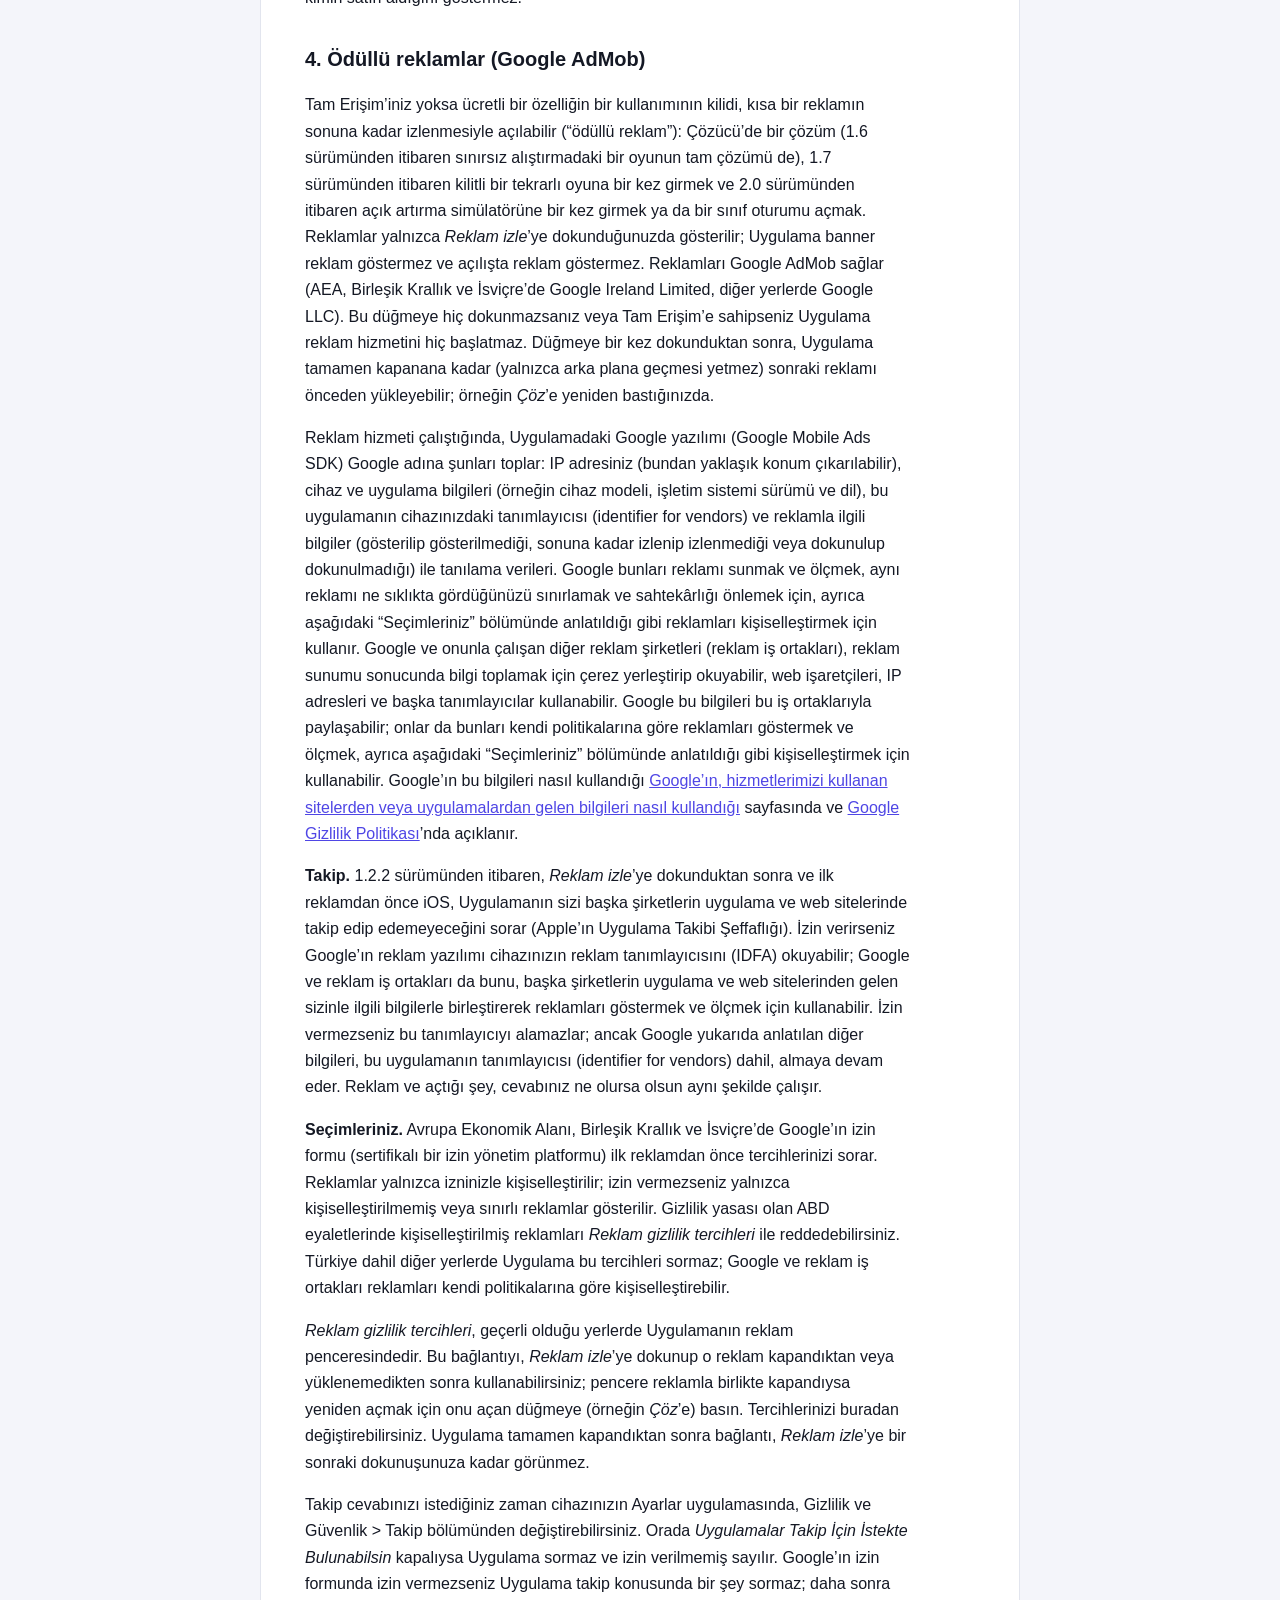
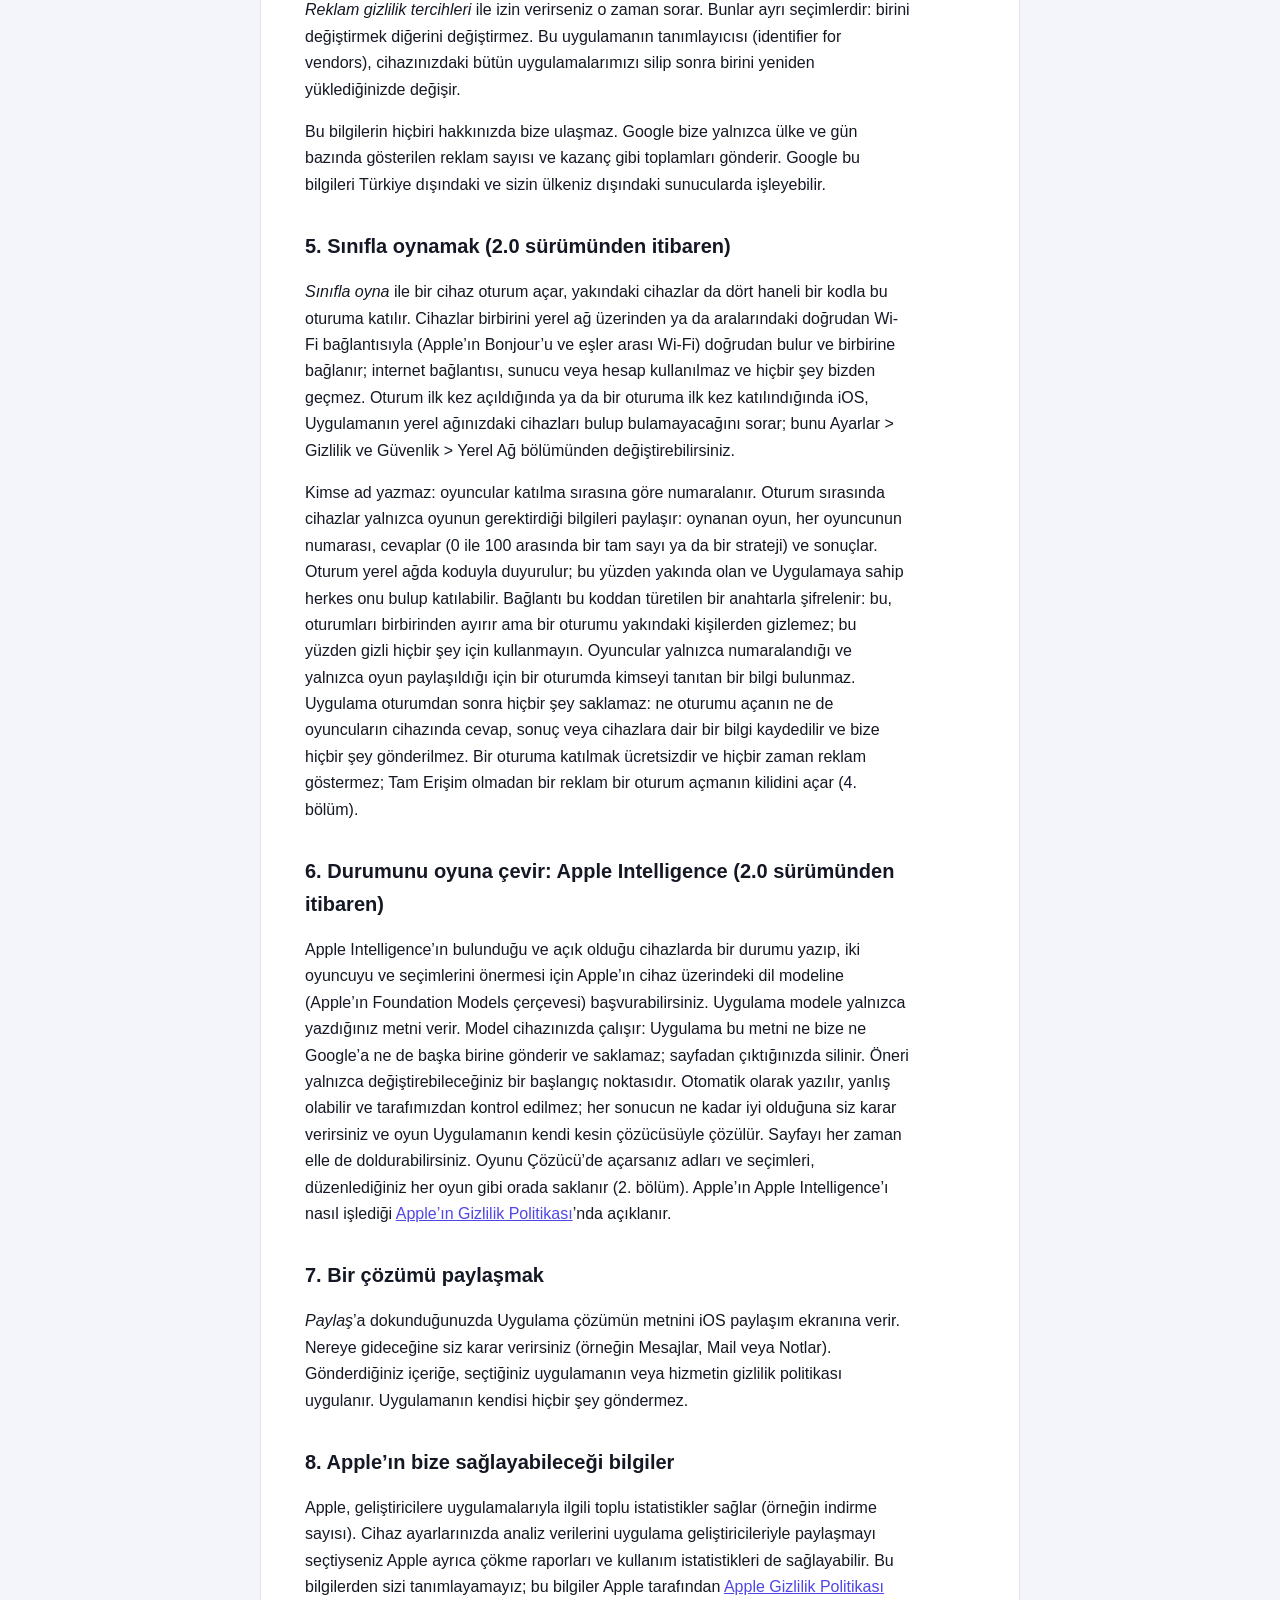
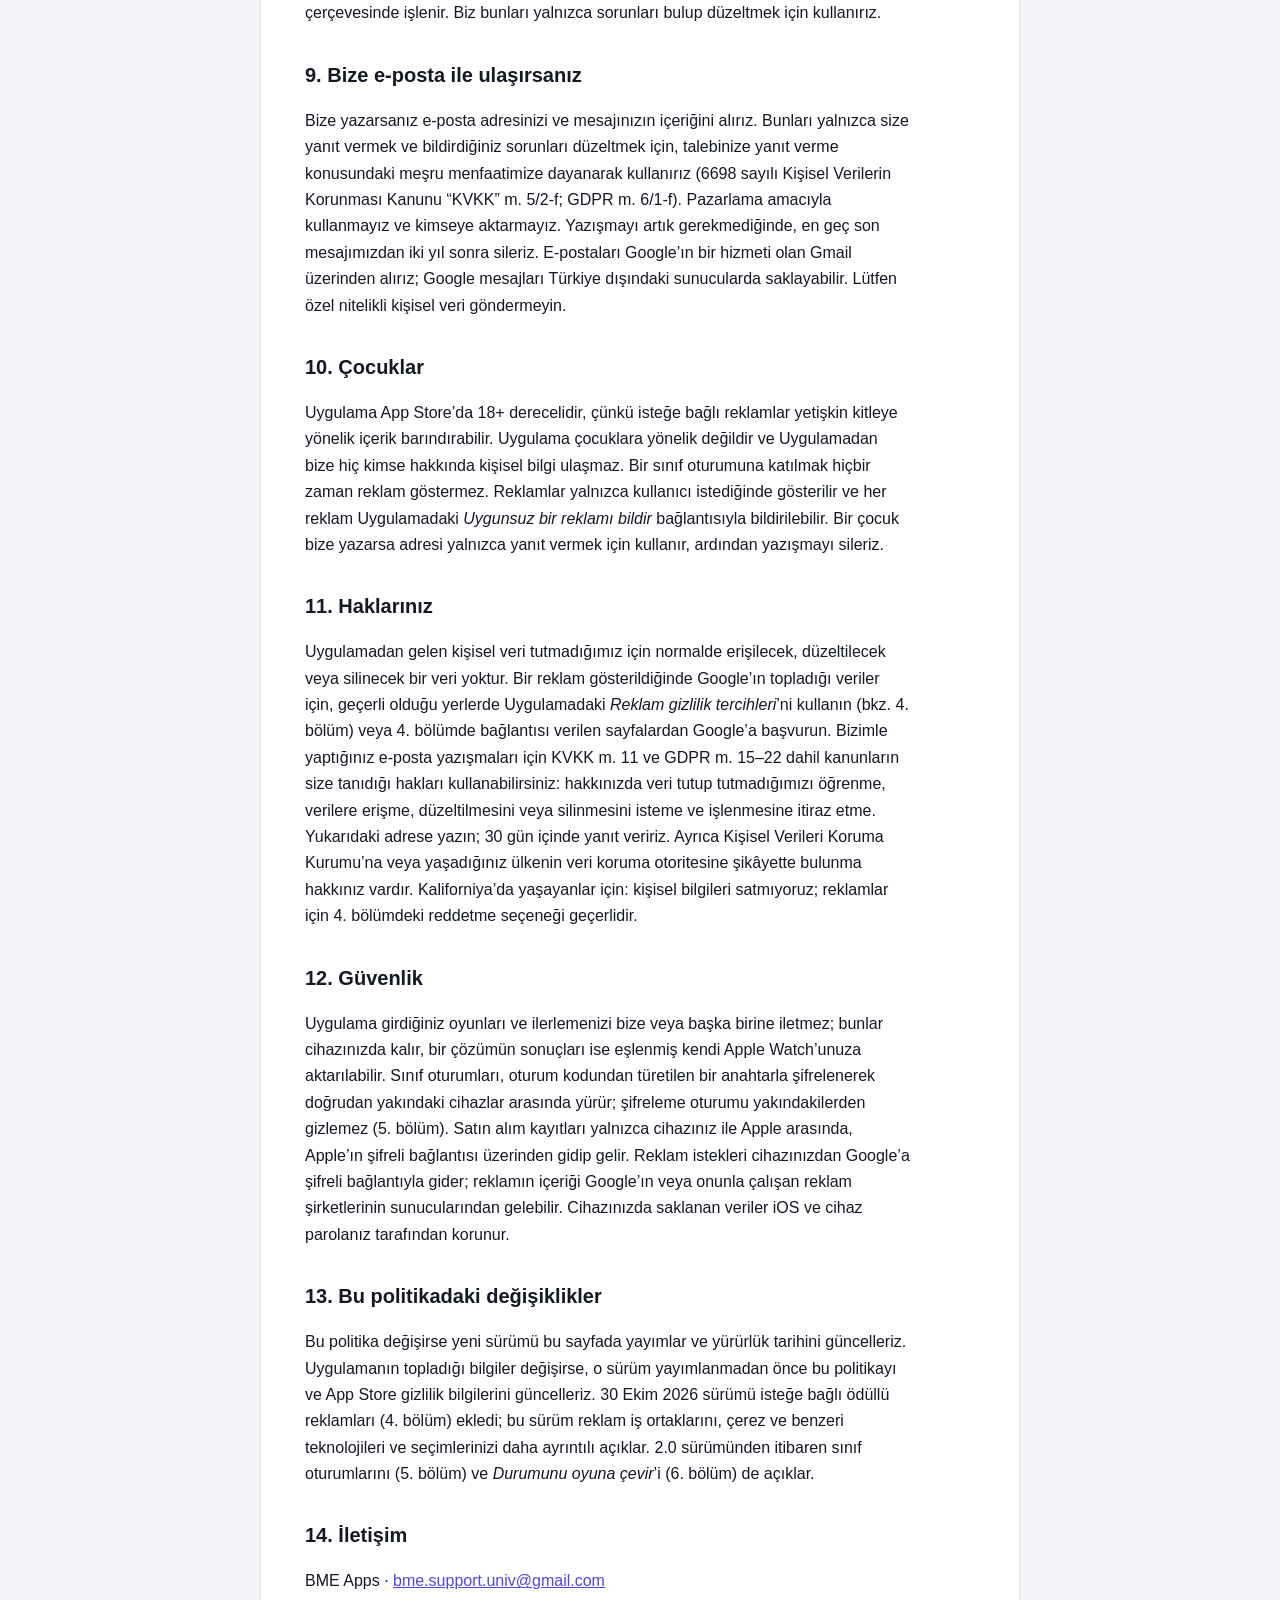
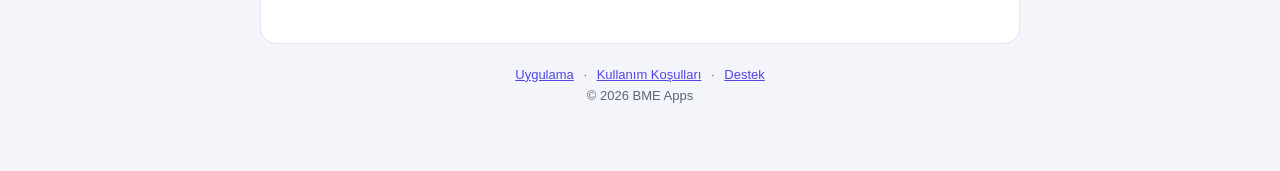
<file: game-theory/privacy/tr/index.html>
<!doctype html>
<html lang="tr">
<head>
<meta charset="utf-8">
<meta name="viewport" content="width=device-width, initial-scale=1">
<title>Gizlilik Politikası — Game Theory: Nash Equilibrium</title>
<meta name="description" content="BME Apps’in iOS uygulaması Game Theory: Nash Equilibrium’un gizlilik politikası: cihazınızda kalanlar, Tam Erişim satın alımı ve isteğe bağlı ödüllü reklamlar.">
<link rel="stylesheet" href="../../../style.css">
</head>
<body>
<header class="top">
  <a class="brand" href="../../">Game Theory: Nash Equilibrium</a>
  <nav class="lang"><a href="../" hreflang="en">English</a> <strong>Türkçe</strong></nav>
</header>
<main>
<h1>Gizlilik Politikası</h1>
<p class="meta">Game Theory: Nash Equilibrium (iOS) · Yürürlük tarihi: 20 Kasım 2026</p>

<div class="summary">
<strong>Kısaca:</strong> Uygulamada hesap ve kendine ait bir analiz aracı yoktur; verilerinizi hiçbir zaman
satmayız. Girdiğiniz her şey cihazınızda kalır; Apple Watch uygulamasını kullanıyorsanız sonuçlar eşlenmiş kendi
Apple Watch’unuza da ulaşabilir. Tam Erişim’iniz yoksa ücretli bir özelliği bir kez kullanmak için, örneğin Çözücü’de bir
oyunu çözmek için, isteğe bağlı olarak kısa bir reklam izleyebilirsiniz; Uygulama Google’ın reklam hizmetine (Google AdMob) ancak siz bunu seçtikten sonra bağlanır;
Google ve reklam iş ortakları da bundan sonra, reklamları göstermek, ölçmek ve yaşadığınız yere ve tercihlerinize
göre kişiselleştirmek için cihaz ve kullanım bilgileri toplayabilir (bkz. 4. bölüm). Uygulama kendiliğinden
hiçbir zaman reklam göstermez ve Tam Erişim sahiplerine reklam göstermez. 1.2.2 sürümünden itibaren iOS, ilk reklamdan
önce Uygulamanın sizi başka şirketlerin uygulama ve web sitelerinde takip edip edemeyeceğini sorabilir; reklam,
cevabınız ne olursa olsun oynar. Diğer bağlantısı, Tam Erişim’in fiyatını göstermek ve satın alımı yürütüp doğrulamak
için Apple App Store’adır. 2.0 sürümünden itibaren sınıf oturumları yakındaki cihazları internetsiz, doğrudan
birbirine bağlar ve sonrasında hiçbir şey saklamaz (5. bölüm); <em>Durumunu oyuna çevir</em> de yazdıklarınızı
cihazınızdaki Apple Intelligence ile okur, göndermez ve saklamaz (6. bölüm).
</div>

<h2>1. Biz kimiz</h2>
<p>“Game Theory: Nash Equilibrium” (“Uygulama”), Türkiye’de yerleşik bağımsız bir geliştirici olan
<strong>BME Apps</strong> tarafından geliştirilir ve yayımlanır. BME Apps bir şirket değildir. Bize
<a href="mailto:bme.support.univ@gmail.com">bme.support.univ@gmail.com</a> adresinden ulaşabilirsiniz.</p>

<h2>2. Uygulamanın cihazınızda sakladığı bilgiler</h2>
<p>Çalışmanızı oturumlar arasında hatırlamak için Uygulama aşağıdaki bilgileri <strong>yalnızca
cihazınızda</strong> saklar:</p>
<ul>
  <li>seçtiğiniz arayüz dili;</li>
  <li>Çözücü’de düzenlediğiniz oyunlar (kazanç tabloları, oyun ağaçları, Bayesian oyunlar, Cournot piyasaları,
  işbirlikçi oyunlar);</li>
  <li>öğrenme ilerlemeniz (öğrenildi olarak işaretlediğiniz konular, denediğiniz veya çözdüğünüz alıştırmalar);</li>
  <li>1.6 sürümünden itibaren sınırsız alıştırmada kaç oyunu cevaplayıp kaçını doğru bildiğiniz, 1.7 sürümünden
  itibaren alıştırma yaptığınız günler, en uzun seriniz ve tekrar bekleyen hızlı kontroller;</li>
  <li>Uygulamanın iOS’tan App Store değerlendirme penceresini en son ne zaman istediği.</li>
</ul>
<p>Bu bilgiler Uygulama tarafından bize veya başka birine hiçbir zaman gönderilmez; bunlara erişmemizin bir yolu
yoktur. Uygulamayı sildiğinizde silinirler. Her uygulamanın verisi gibi, cihazınızın yedeklerine (örneğin iCloud
Yedekleme) Apple’ın koşulları çerçevesinde dahil olabilirler. Uygulama sınıf oturumlarını ve <em>Durumunu oyuna
çevir</em>’e yazdığınız anlatımları saklamaz (5. ve 6. bölüm).</p>

<h2>3. Tam Erişim satın alımı</h2>
<p>Bazı içerikler, Tam Erişim adlı tek seferlik bir uygulama içi satın alımla açılır. Ödemeyi Apple işler; ödeme
bilgileriniz, adınız veya e-posta adresiniz hiçbir zaman bize ulaşmaz. Uygulama, Apple’ın StoreKit’inden fiyatı
ve Tam Erişim’in Apple Hesabınıza ait olduğunu gösteren, Apple tarafından imzalanmış bir kaydı ister ve bu kaydı
cihazınızda doğrular. Cihazınızda yalnızca Tam Erişim’in açık olup olmadığını saklar. Apple bize hangi ülkede kaç
satın alım yapıldığını gösteren satış raporları gönderir; kimin satın aldığını göstermez.</p>

<h2>4. Ödüllü reklamlar (Google AdMob)</h2>
<p>Tam Erişim’iniz yoksa ücretli bir özelliğin bir kullanımının kilidi, kısa bir reklamın sonuna kadar
izlenmesiyle açılabilir (“ödüllü reklam”): Çözücü’de bir çözüm (1.6 sürümünden itibaren sınırsız alıştırmadaki bir
oyunun tam çözümü de), 1.7 sürümünden itibaren kilitli bir tekrarlı oyuna bir kez girmek ve 2.0 sürümünden
itibaren açık artırma simülatörüne bir kez girmek ya da bir sınıf oturumu açmak. Reklamlar yalnızca <em>Reklam izle</em>’ye dokunduğunuzda gösterilir; Uygulama
banner reklam göstermez ve açılışta reklam göstermez. Reklamları Google AdMob sağlar (AEA, Birleşik Krallık ve
İsviçre’de Google Ireland Limited, diğer yerlerde Google LLC). Bu düğmeye hiç dokunmazsanız veya Tam Erişim’e
sahipseniz Uygulama reklam hizmetini hiç başlatmaz. Düğmeye bir kez dokunduktan sonra, Uygulama tamamen kapanana kadar
(yalnızca arka plana geçmesi yetmez) sonraki reklamı önceden yükleyebilir; örneğin <em>Çöz</em>’e yeniden
bastığınızda.</p>
<p>Reklam hizmeti çalıştığında, Uygulamadaki Google yazılımı (Google Mobile Ads SDK) Google adına şunları toplar: IP adresiniz
(bundan yaklaşık konum çıkarılabilir), cihaz ve uygulama bilgileri (örneğin cihaz modeli, işletim sistemi sürümü
ve dil), bu uygulamanın cihazınızdaki tanımlayıcısı (identifier for vendors) ve reklamla ilgili bilgiler
(gösterilip gösterilmediği, sonuna kadar izlenip izlenmediği veya dokunulup dokunulmadığı) ile tanılama verileri.
Google bunları reklamı sunmak ve ölçmek, aynı reklamı ne sıklıkta gördüğünüzü sınırlamak ve sahtekârlığı önlemek
için, ayrıca aşağıdaki “Seçimleriniz” bölümünde anlatıldığı gibi reklamları kişiselleştirmek için kullanır. Google
ve onunla çalışan diğer reklam şirketleri (reklam iş ortakları), reklam sunumu sonucunda bilgi toplamak için çerez
yerleştirip okuyabilir, web işaretçileri, IP adresleri ve başka tanımlayıcılar kullanabilir. Google bu bilgileri bu iş
ortaklarıyla paylaşabilir; onlar da bunları kendi politikalarına göre reklamları göstermek ve ölçmek, ayrıca aşağıdaki
“Seçimleriniz” bölümünde anlatıldığı gibi kişiselleştirmek için kullanabilir. Google’ın bu bilgileri nasıl kullandığı
<a href="https://policies.google.com/technologies/partner-sites?hl=tr">Google’ın, hizmetlerimizi kullanan
sitelerden veya uygulamalardan gelen bilgileri nasıl kullandığı</a> sayfasında ve
<a href="https://policies.google.com/privacy?hl=tr">Google Gizlilik Politikası</a>’nda açıklanır.</p>
<p><strong>Takip.</strong> 1.2.2 sürümünden itibaren, <em>Reklam izle</em>’ye dokunduktan sonra ve ilk reklamdan önce iOS,
Uygulamanın sizi başka şirketlerin uygulama ve web sitelerinde takip edip edemeyeceğini sorar (Apple’ın Uygulama Takibi
Şeffaflığı). İzin verirseniz Google’ın reklam yazılımı cihazınızın reklam tanımlayıcısını (IDFA) okuyabilir; Google ve
reklam iş ortakları da bunu, başka şirketlerin uygulama ve web sitelerinden gelen sizinle ilgili bilgilerle birleştirerek
reklamları göstermek ve ölçmek için kullanabilir. İzin vermezseniz bu tanımlayıcıyı alamazlar; ancak Google yukarıda
anlatılan diğer bilgileri, bu uygulamanın tanımlayıcısı (identifier for vendors) dahil, almaya devam eder. Reklam ve
açtığı şey, cevabınız ne olursa olsun aynı şekilde çalışır.</p>
<p><strong>Seçimleriniz.</strong> Avrupa Ekonomik Alanı, Birleşik Krallık ve İsviçre’de Google’ın izin formu
(sertifikalı bir izin yönetim platformu) ilk reklamdan önce tercihlerinizi sorar. Reklamlar yalnızca izninizle
kişiselleştirilir; izin vermezseniz yalnızca kişiselleştirilmemiş veya sınırlı reklamlar gösterilir. Gizlilik yasası
olan ABD eyaletlerinde kişiselleştirilmiş reklamları <em>Reklam gizlilik tercihleri</em> ile reddedebilirsiniz.
Türkiye dahil diğer yerlerde Uygulama bu tercihleri sormaz; Google ve reklam iş ortakları reklamları kendi
politikalarına göre kişiselleştirebilir.</p>
<p><em>Reklam gizlilik tercihleri</em>, geçerli olduğu yerlerde Uygulamanın reklam penceresindedir. Bu bağlantıyı,
<em>Reklam izle</em>’ye dokunup o reklam kapandıktan veya yüklenemedikten sonra kullanabilirsiniz; pencere reklamla
birlikte kapandıysa yeniden açmak için onu açan düğmeye (örneğin <em>Çöz</em>’e) basın. Tercihlerinizi buradan değiştirebilirsiniz. Uygulama
tamamen kapandıktan sonra bağlantı, <em>Reklam izle</em>’ye bir sonraki dokunuşunuza kadar görünmez.</p>
<p>Takip cevabınızı istediğiniz zaman cihazınızın Ayarlar uygulamasında, Gizlilik ve Güvenlik &gt; Takip bölümünden
değiştirebilirsiniz. Orada <em>Uygulamalar Takip İçin İstekte Bulunabilsin</em> kapalıysa Uygulama sormaz ve izin
verilmemiş sayılır. Google’ın izin formunda izin vermezseniz Uygulama takip konusunda bir şey sormaz; daha sonra
<em>Reklam gizlilik tercihleri</em> ile izin verirseniz o zaman sorar. Bunlar ayrı seçimlerdir: birini değiştirmek
diğerini değiştirmez. Bu uygulamanın tanımlayıcısı (identifier for vendors), cihazınızdaki bütün uygulamalarımızı silip
sonra birini yeniden yüklediğinizde değişir.</p>
<p>Bu bilgilerin hiçbiri hakkınızda bize ulaşmaz. Google bize yalnızca ülke ve gün bazında gösterilen reklam
sayısı ve kazanç gibi toplamları gönderir. Google bu bilgileri Türkiye dışındaki ve sizin ülkeniz dışındaki
sunucularda işleyebilir.</p>

<h2>5. Sınıfla oynamak (2.0 sürümünden itibaren)</h2>
<p><em>Sınıfla oyna</em> ile bir cihaz oturum açar, yakındaki cihazlar da dört haneli bir kodla bu oturuma katılır.
Cihazlar birbirini yerel ağ üzerinden ya da aralarındaki doğrudan Wi-Fi bağlantısıyla (Apple’ın Bonjour’u ve
eşler arası Wi-Fi) doğrudan bulur ve birbirine bağlanır; internet bağlantısı, sunucu veya hesap kullanılmaz ve hiçbir
şey bizden geçmez. Oturum ilk kez açıldığında ya da bir oturuma ilk kez katılındığında iOS, Uygulamanın yerel
ağınızdaki cihazları bulup bulamayacağını sorar; bunu Ayarlar &gt; Gizlilik ve Güvenlik &gt; Yerel Ağ bölümünden
değiştirebilirsiniz.</p>
<p>Kimse ad yazmaz: oyuncular katılma sırasına göre numaralanır. Oturum sırasında cihazlar yalnızca oyunun gerektirdiği
bilgileri paylaşır: oynanan oyun, her oyuncunun numarası, cevaplar (0 ile 100 arasında bir tam sayı ya da bir
strateji) ve sonuçlar. Oturum yerel ağda koduyla duyurulur; bu yüzden yakında olan ve Uygulamaya sahip herkes onu
bulup katılabilir. Bağlantı bu koddan türetilen bir anahtarla şifrelenir: bu, oturumları birbirinden ayırır ama bir
oturumu yakındaki kişilerden gizlemez; bu yüzden gizli hiçbir şey için kullanmayın. Oyuncular yalnızca numaralandığı
ve yalnızca oyun paylaşıldığı için bir oturumda kimseyi tanıtan bir bilgi bulunmaz. Uygulama
oturumdan sonra hiçbir şey saklamaz: ne oturumu açanın ne de oyuncuların cihazında cevap, sonuç veya cihazlara dair bir
bilgi kaydedilir ve bize hiçbir şey gönderilmez. Bir oturuma katılmak ücretsizdir ve hiçbir zaman reklam göstermez;
Tam Erişim olmadan bir reklam bir oturum açmanın kilidini açar (4. bölüm).</p>

<h2>6. Durumunu oyuna çevir: Apple Intelligence (2.0 sürümünden itibaren)</h2>
<p>Apple Intelligence’ın bulunduğu ve açık olduğu cihazlarda bir durumu yazıp, iki oyuncuyu ve seçimlerini önermesi
için Apple’ın cihaz üzerindeki dil modeline (Apple’ın Foundation Models çerçevesi) başvurabilirsiniz. Uygulama modele
yalnızca yazdığınız metni verir. Model cihazınızda çalışır: Uygulama bu metni ne bize ne Google’a ne de başka birine
gönderir ve saklamaz; sayfadan çıktığınızda silinir. Öneri yalnızca değiştirebileceğiniz bir başlangıç noktasıdır.
Otomatik olarak yazılır, yanlış olabilir ve tarafımızdan kontrol edilmez; her sonucun ne kadar iyi olduğuna siz karar
verirsiniz ve oyun Uygulamanın kendi kesin çözücüsüyle çözülür. Sayfayı her zaman elle de doldurabilirsiniz. Oyunu
Çözücü’de açarsanız adları ve seçimleri, düzenlediğiniz her oyun gibi orada saklanır (2. bölüm). Apple’ın Apple
Intelligence’ı nasıl işlediği <a href="https://www.apple.com/legal/privacy/tr/">Apple’ın Gizlilik Politikası</a>’nda
açıklanır.</p>

<h2>7. Bir çözümü paylaşmak</h2>
<p><em>Paylaş</em>’a dokunduğunuzda Uygulama çözümün metnini iOS paylaşım ekranına verir. Nereye gideceğine siz
karar verirsiniz (örneğin Mesajlar, Mail veya Notlar). Gönderdiğiniz içeriğe, seçtiğiniz uygulamanın veya
hizmetin gizlilik politikası uygulanır. Uygulamanın kendisi hiçbir şey göndermez.</p>

<h2>8. Apple’ın bize sağlayabileceği bilgiler</h2>
<p>Apple, geliştiricilere uygulamalarıyla ilgili toplu istatistikler sağlar (örneğin indirme sayısı). Cihaz
ayarlarınızda analiz verilerini uygulama geliştiricileriyle paylaşmayı seçtiyseniz Apple ayrıca çökme raporları
ve kullanım istatistikleri de sağlayabilir. Bu bilgilerden sizi tanımlayamayız; bu bilgiler Apple tarafından
<a href="https://www.apple.com/tr/legal/privacy/">Apple Gizlilik Politikası</a> çerçevesinde işlenir. Biz bunları
yalnızca sorunları bulup düzeltmek için kullanırız.</p>

<h2>9. Bize e-posta ile ulaşırsanız</h2>
<p>Bize yazarsanız e-posta adresinizi ve mesajınızın içeriğini alırız. Bunları yalnızca size yanıt vermek ve
bildirdiğiniz sorunları düzeltmek için, talebinize yanıt verme konusundaki meşru menfaatimize dayanarak kullanırız
(6698 sayılı Kişisel Verilerin Korunması Kanunu “KVKK” m. 5/2-f; GDPR m. 6/1-f). Pazarlama amacıyla kullanmayız ve
kimseye aktarmayız. Yazışmayı artık gerekmediğinde, en geç son mesajımızdan iki yıl sonra sileriz. E-postaları
Google’ın bir hizmeti olan Gmail üzerinden alırız; Google mesajları Türkiye dışındaki sunucularda saklayabilir.
Lütfen özel nitelikli kişisel veri göndermeyin.</p>

<h2>10. Çocuklar</h2>
<p>Uygulama App Store’da 18+ derecelidir, çünkü isteğe bağlı reklamlar yetişkin kitleye yönelik içerik
barındırabilir. Uygulama çocuklara yönelik değildir ve Uygulamadan bize hiç kimse hakkında kişisel bilgi ulaşmaz. Bir sınıf oturumuna
katılmak hiçbir zaman reklam göstermez. Reklamlar yalnızca
kullanıcı istediğinde gösterilir ve her reklam Uygulamadaki <em>Uygunsuz bir reklamı bildir</em> bağlantısıyla
bildirilebilir. Bir çocuk bize yazarsa adresi yalnızca yanıt vermek için kullanır, ardından yazışmayı sileriz.</p>

<h2>11. Haklarınız</h2>
<p>Uygulamadan gelen kişisel veri tutmadığımız için normalde erişilecek, düzeltilecek veya silinecek bir veri
yoktur. Bir reklam gösterildiğinde Google’ın topladığı veriler için, geçerli olduğu yerlerde Uygulamadaki
<em>Reklam gizlilik tercihleri</em>’ni kullanın (bkz. 4. bölüm) veya 4. bölümde bağlantısı verilen sayfalardan
Google’a başvurun.
Bizimle yaptığınız e-posta yazışmaları için KVKK m. 11 ve GDPR m. 15–22 dahil kanunların size tanıdığı hakları
kullanabilirsiniz: hakkınızda veri tutup tutmadığımızı öğrenme, verilere erişme, düzeltilmesini veya silinmesini
isteme ve işlenmesine itiraz etme. Yukarıdaki adrese yazın; 30 gün içinde yanıt veririz. Ayrıca Kişisel Verileri
Koruma Kurumu’na veya yaşadığınız ülkenin veri koruma otoritesine şikâyette bulunma hakkınız vardır.
Kaliforniya’da yaşayanlar için: kişisel bilgileri satmıyoruz; reklamlar için 4. bölümdeki reddetme seçeneği
geçerlidir.</p>

<h2>12. Güvenlik</h2>
<p>Uygulama girdiğiniz oyunları ve ilerlemenizi bize veya başka birine iletmez; bunlar cihazınızda kalır, bir
çözümün sonuçları ise eşlenmiş kendi Apple Watch’unuza aktarılabilir. Sınıf oturumları, oturum kodundan türetilen
bir anahtarla şifrelenerek doğrudan yakındaki cihazlar arasında yürür; şifreleme oturumu yakındakilerden
gizlemez (5. bölüm). Satın alım kayıtları
yalnızca cihazınız ile Apple arasında, Apple’ın şifreli bağlantısı üzerinden gidip gelir. Reklam istekleri
cihazınızdan Google’a şifreli bağlantıyla gider; reklamın içeriği Google’ın veya onunla çalışan reklam şirketlerinin
sunucularından gelebilir. Cihazınızda saklanan
veriler iOS ve cihaz parolanız tarafından korunur.</p>

<h2>13. Bu politikadaki değişiklikler</h2>
<p>Bu politika değişirse yeni sürümü bu sayfada yayımlar ve yürürlük tarihini güncelleriz. Uygulamanın topladığı
bilgiler değişirse, o sürüm yayımlanmadan önce bu politikayı ve App Store gizlilik bilgilerini güncelleriz. 30 Ekim
2026 sürümü isteğe bağlı ödüllü reklamları (4. bölüm) ekledi; bu sürüm reklam iş ortaklarını, çerez ve benzeri
teknolojileri ve seçimlerinizi daha ayrıntılı açıklar. 2.0 sürümünden itibaren sınıf oturumlarını (5. bölüm) ve
<em>Durumunu oyuna çevir</em>’i (6. bölüm) de açıklar.</p>

<h2>14. İletişim</h2>
<p>BME Apps · <a href="mailto:bme.support.univ@gmail.com">bme.support.univ@gmail.com</a></p>
</main>
<footer>
  <a href="../../">Uygulama</a> · <a href="../../terms/tr/">Kullanım Koşulları</a> · <a href="../../support/tr/">Destek</a>
  <br>© 2026 BME Apps
</footer>
</body>
</html>
</file>
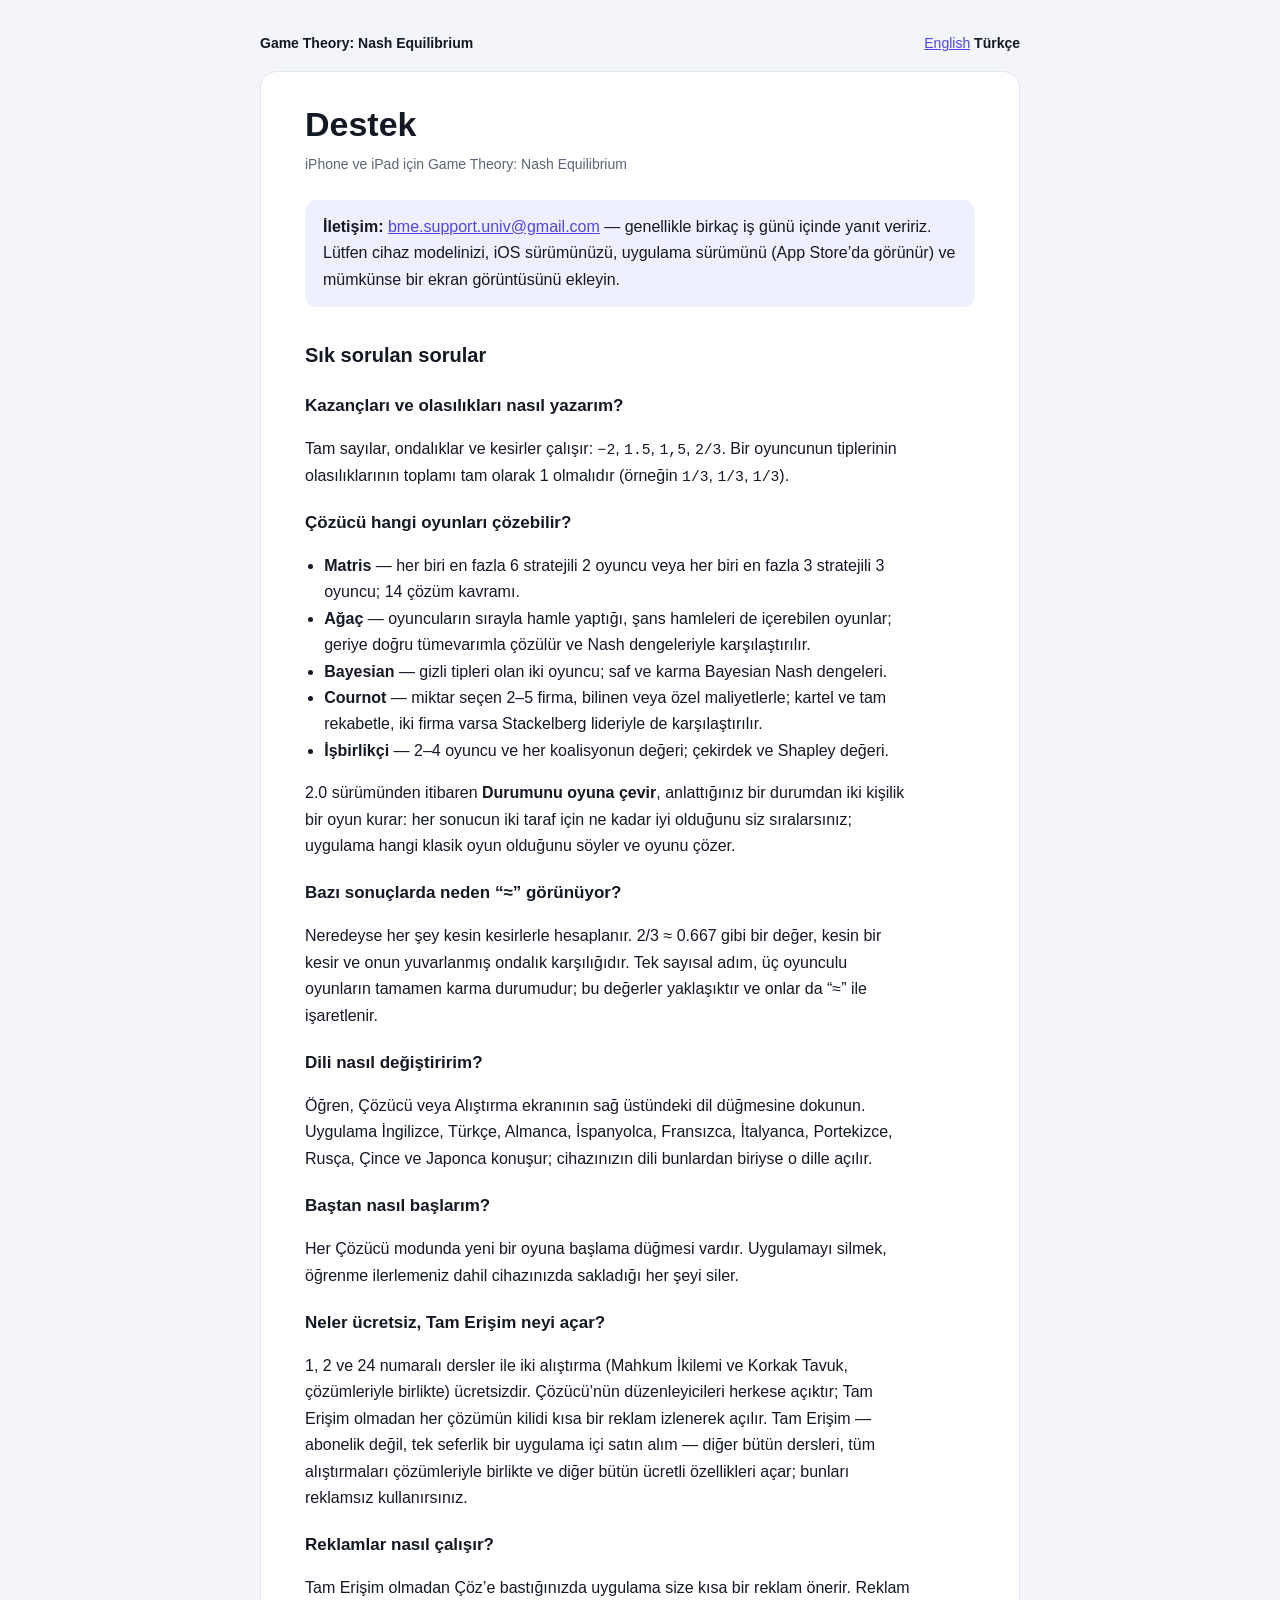
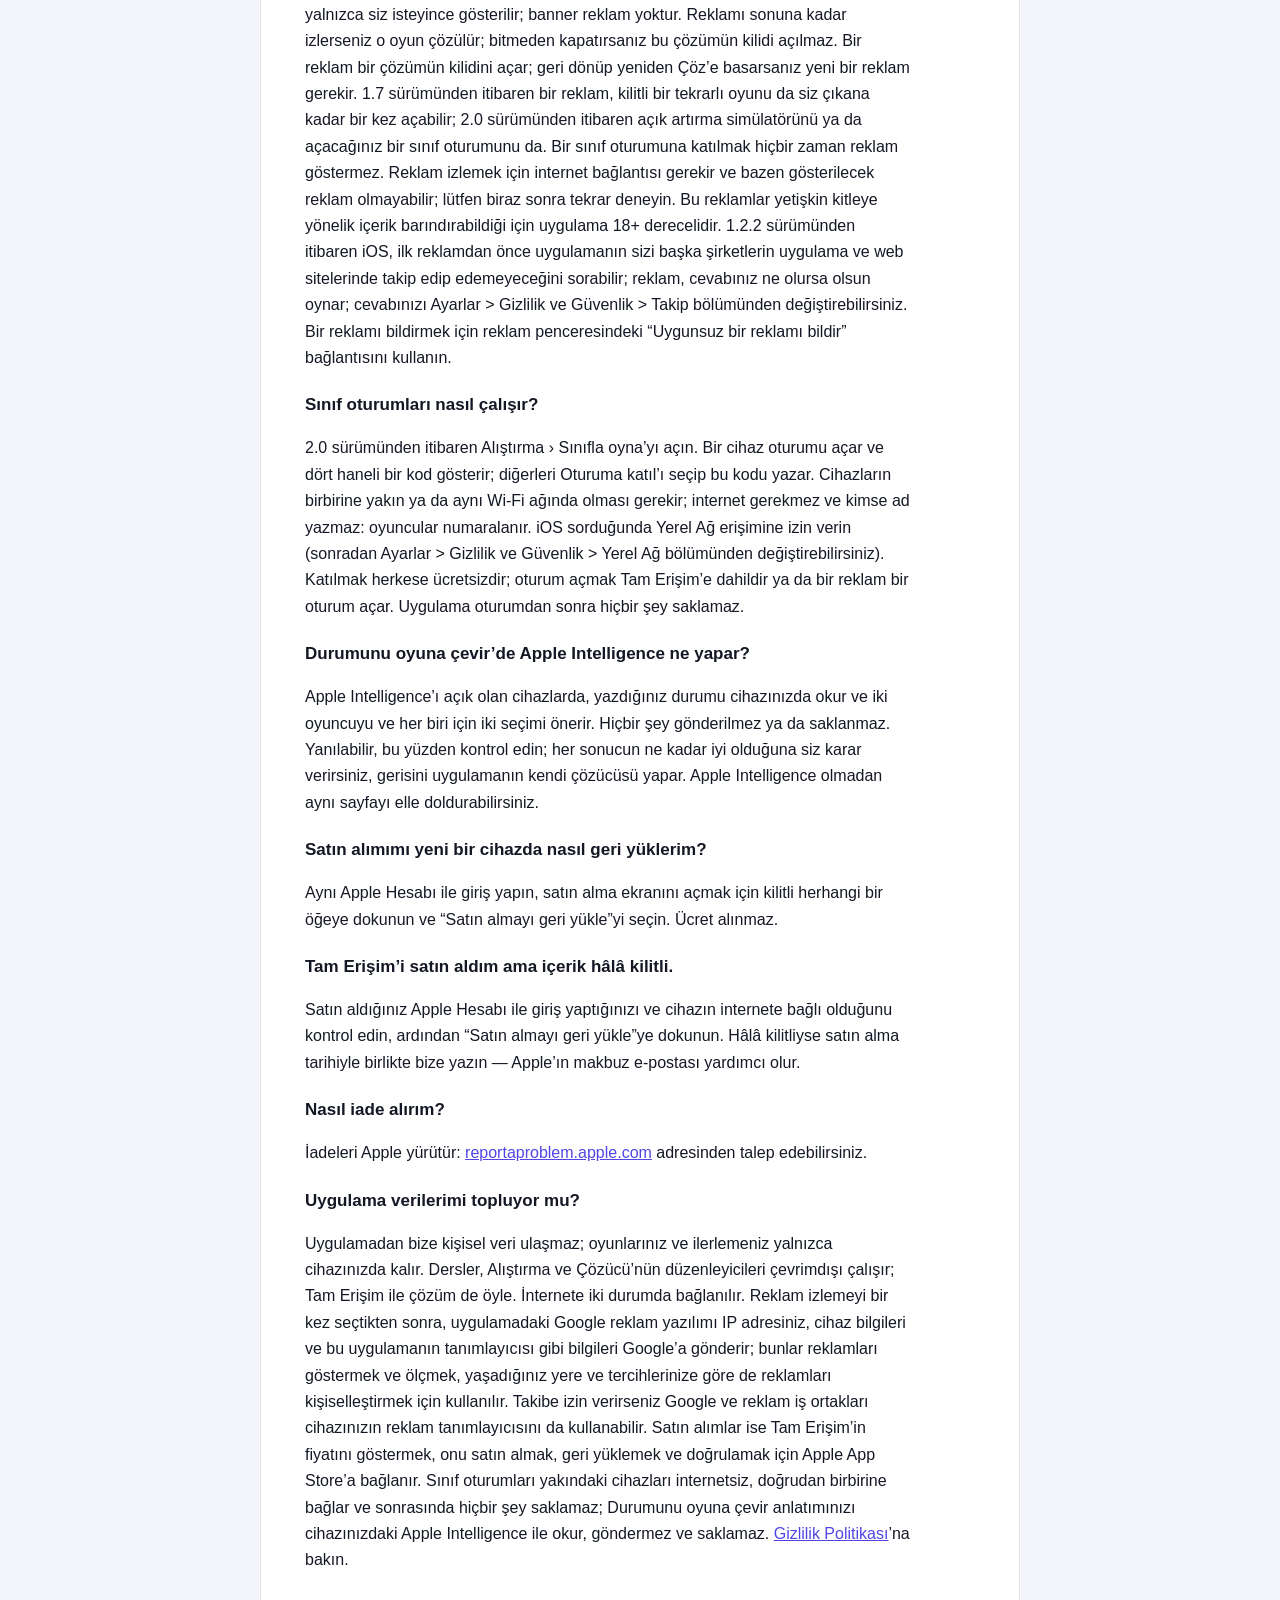
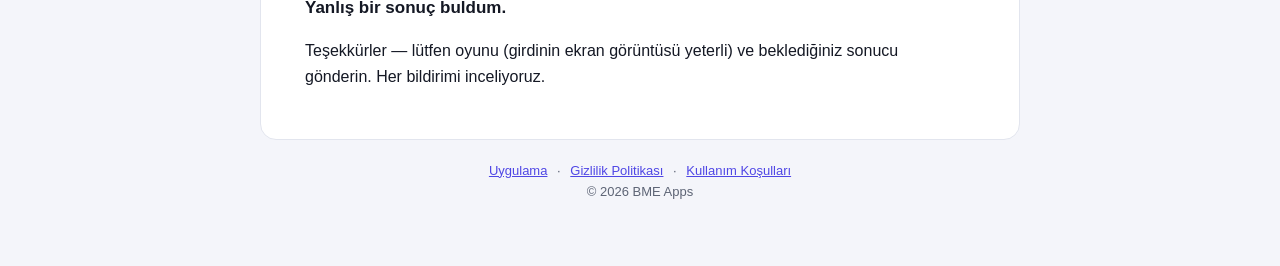
<file: game-theory/support/tr/index.html>
<!doctype html>
<html lang="tr">
<head>
<meta charset="utf-8">
<meta name="viewport" content="width=device-width, initial-scale=1">
<title>Destek — Game Theory: Nash Equilibrium</title>
<meta name="description" content="Game Theory: Nash Equilibrium iOS uygulaması için yardım ve iletişim.">
<link rel="stylesheet" href="../../../style.css">
</head>
<body>
<header class="top">
  <a class="brand" href="../../">Game Theory: Nash Equilibrium</a>
  <nav class="lang"><a href="../" hreflang="en">English</a> <strong>Türkçe</strong></nav>
</header>
<main>
<h1>Destek</h1>
<p class="meta">iPhone ve iPad için Game Theory: Nash Equilibrium</p>

<div class="summary">
<strong>İletişim:</strong> <a href="mailto:bme.support.univ@gmail.com?subject=Game%20Theory%20uygulamas%C4%B1">bme.support.univ@gmail.com</a>
— genellikle birkaç iş günü içinde yanıt veririz. Lütfen cihaz modelinizi, iOS sürümünüzü, uygulama sürümünü
(App Store’da görünür) ve mümkünse bir ekran görüntüsünü ekleyin.
</div>

<h2>Sık sorulan sorular</h2>

<h3>Kazançları ve olasılıkları nasıl yazarım?</h3>
<p>Tam sayılar, ondalıklar ve kesirler çalışır: <code>−2</code>, <code>1.5</code>, <code>1,5</code>,
<code>2/3</code>. Bir oyuncunun tiplerinin olasılıklarının toplamı tam olarak 1 olmalıdır (örneğin
<code>1/3</code>, <code>1/3</code>, <code>1/3</code>).</p>

<h3>Çözücü hangi oyunları çözebilir?</h3>
<ul>
  <li><strong>Matris</strong> — her biri en fazla 6 stratejili 2 oyuncu veya her biri en fazla 3 stratejili
  3 oyuncu; 14 çözüm kavramı.</li>
  <li><strong>Ağaç</strong> — oyuncuların sırayla hamle yaptığı, şans hamleleri de içerebilen oyunlar; geriye
  doğru tümevarımla çözülür ve Nash dengeleriyle karşılaştırılır.</li>
  <li><strong>Bayesian</strong> — gizli tipleri olan iki oyuncu; saf ve karma Bayesian Nash dengeleri.</li>
  <li><strong>Cournot</strong> — miktar seçen 2–5 firma, bilinen veya özel maliyetlerle; kartel ve tam rekabetle,
  iki firma varsa Stackelberg lideriyle de karşılaştırılır.</li>
  <li><strong>İşbirlikçi</strong> — 2–4 oyuncu ve her koalisyonun değeri; çekirdek ve Shapley değeri.</li>
</ul>
<p>2.0 sürümünden itibaren <strong>Durumunu oyuna çevir</strong>, anlattığınız bir durumdan iki kişilik bir oyun
kurar: her sonucun iki taraf için ne kadar iyi olduğunu siz sıralarsınız; uygulama hangi klasik oyun olduğunu
söyler ve oyunu çözer.</p>

<h3>Bazı sonuçlarda neden “≈” görünüyor?</h3>
<p>Neredeyse her şey kesin kesirlerle hesaplanır. 2/3 ≈ 0.667 gibi bir değer, kesin bir kesir ve onun yuvarlanmış
ondalık karşılığıdır. Tek sayısal adım, üç oyunculu oyunların tamamen karma durumudur; bu değerler yaklaşıktır ve
onlar da “≈” ile işaretlenir.</p>

<h3>Dili nasıl değiştiririm?</h3>
<p>Öğren, Çözücü veya Alıştırma ekranının sağ üstündeki dil düğmesine dokunun. Uygulama İngilizce, Türkçe,
Almanca, İspanyolca, Fransızca, İtalyanca, Portekizce, Rusça, Çince ve Japonca konuşur; cihazınızın dili
bunlardan biriyse o dille açılır.</p>

<h3>Baştan nasıl başlarım?</h3>
<p>Her Çözücü modunda yeni bir oyuna başlama düğmesi vardır. Uygulamayı silmek, öğrenme ilerlemeniz dahil
cihazınızda sakladığı her şeyi siler.</p>

<h3>Neler ücretsiz, Tam Erişim neyi açar?</h3>
<p>1, 2 ve 24 numaralı dersler ile iki alıştırma (Mahkum İkilemi ve Korkak Tavuk, çözümleriyle birlikte)
ücretsizdir. Çözücü’nün düzenleyicileri herkese açıktır; Tam Erişim olmadan her çözümün kilidi kısa bir reklam
izlenerek açılır. Tam Erişim — abonelik değil, tek seferlik bir uygulama içi satın alım — diğer bütün dersleri,
tüm alıştırmaları çözümleriyle birlikte ve diğer bütün ücretli özellikleri açar; bunları reklamsız kullanırsınız.</p>

<h3>Reklamlar nasıl çalışır?</h3>
<p>Tam Erişim olmadan Çöz’e bastığınızda uygulama size kısa bir reklam önerir. Reklam yalnızca siz isteyince
gösterilir; banner reklam yoktur. Reklamı sonuna kadar izlerseniz o oyun çözülür; bitmeden kapatırsanız bu çözümün
kilidi açılmaz. Bir reklam bir çözümün kilidini açar; geri dönüp yeniden Çöz’e basarsanız yeni bir reklam gerekir.
1.7 sürümünden itibaren bir reklam, kilitli bir tekrarlı oyunu da siz çıkana kadar bir kez açabilir; 2.0
sürümünden itibaren açık artırma simülatörünü ya da açacağınız bir sınıf oturumunu da. Bir sınıf oturumuna katılmak
hiçbir zaman reklam göstermez.
Reklam izlemek için internet bağlantısı gerekir ve bazen gösterilecek reklam olmayabilir; lütfen biraz sonra
tekrar deneyin. Bu reklamlar yetişkin kitleye yönelik içerik barındırabildiği için uygulama 18+ derecelidir. 1.2.2
sürümünden itibaren iOS, ilk reklamdan önce uygulamanın sizi başka şirketlerin uygulama ve web sitelerinde takip edip
edemeyeceğini sorabilir; reklam, cevabınız ne olursa olsun oynar; cevabınızı Ayarlar &gt; Gizlilik ve Güvenlik &gt; Takip
bölümünden değiştirebilirsiniz. Bir reklamı bildirmek için reklam penceresindeki “Uygunsuz bir reklamı bildir” bağlantısını kullanın.</p>

<h3>Sınıf oturumları nasıl çalışır?</h3>
<p>2.0 sürümünden itibaren Alıştırma › Sınıfla oyna’yı açın. Bir cihaz oturumu açar ve dört haneli bir kod
gösterir; diğerleri Oturuma katıl’ı seçip bu kodu yazar. Cihazların birbirine yakın ya da aynı Wi-Fi ağında olması
gerekir; internet gerekmez ve kimse ad yazmaz: oyuncular numaralanır. iOS sorduğunda Yerel Ağ erişimine izin verin
(sonradan Ayarlar &gt; Gizlilik ve Güvenlik &gt; Yerel Ağ bölümünden değiştirebilirsiniz). Katılmak herkese
ücretsizdir; oturum açmak Tam Erişim’e dahildir ya da bir reklam bir oturum açar. Uygulama oturumdan sonra hiçbir
şey saklamaz.</p>

<h3>Durumunu oyuna çevir’de Apple Intelligence ne yapar?</h3>
<p>Apple Intelligence’ı açık olan cihazlarda, yazdığınız durumu cihazınızda okur ve iki oyuncuyu ve her biri için
iki seçimi önerir. Hiçbir şey gönderilmez ya da saklanmaz. Yanılabilir, bu yüzden kontrol edin; her sonucun ne kadar
iyi olduğuna siz karar verirsiniz, gerisini uygulamanın kendi çözücüsü yapar. Apple Intelligence olmadan aynı
sayfayı elle doldurabilirsiniz.</p>

<h3>Satın alımımı yeni bir cihazda nasıl geri yüklerim?</h3>
<p>Aynı Apple Hesabı ile giriş yapın, satın alma ekranını açmak için kilitli herhangi bir öğeye dokunun ve
“Satın almayı geri yükle”yi seçin. Ücret alınmaz.</p>

<h3>Tam Erişim’i satın aldım ama içerik hâlâ kilitli.</h3>
<p>Satın aldığınız Apple Hesabı ile giriş yaptığınızı ve cihazın internete bağlı olduğunu kontrol edin, ardından
“Satın almayı geri yükle”ye dokunun. Hâlâ kilitliyse satın alma tarihiyle birlikte bize yazın — Apple’ın makbuz
e-postası yardımcı olur.</p>

<h3>Nasıl iade alırım?</h3>
<p>İadeleri Apple yürütür: <a href="https://reportaproblem.apple.com">reportaproblem.apple.com</a> adresinden
talep edebilirsiniz.</p>

<h3>Uygulama verilerimi topluyor mu?</h3>
<p>Uygulamadan bize kişisel veri ulaşmaz; oyunlarınız ve ilerlemeniz yalnızca cihazınızda kalır. Dersler,
Alıştırma ve Çözücü’nün düzenleyicileri çevrimdışı çalışır; Tam Erişim ile çözüm de öyle. İnternete iki durumda
bağlanılır. Reklam izlemeyi bir kez seçtikten sonra, uygulamadaki Google reklam yazılımı IP adresiniz, cihaz bilgileri ve bu
uygulamanın tanımlayıcısı gibi bilgileri Google’a gönderir; bunlar reklamları göstermek ve ölçmek, yaşadığınız yere
ve tercihlerinize göre de reklamları kişiselleştirmek için kullanılır. Takibe izin verirseniz Google ve reklam iş
ortakları cihazınızın reklam tanımlayıcısını da kullanabilir. Satın alımlar ise Tam Erişim’in fiyatını
göstermek, onu satın almak, geri yüklemek ve doğrulamak için Apple App Store’a bağlanır. Sınıf oturumları
yakındaki cihazları internetsiz, doğrudan birbirine bağlar ve sonrasında hiçbir şey saklamaz; Durumunu oyuna çevir
anlatımınızı cihazınızdaki Apple Intelligence ile okur, göndermez ve saklamaz.
<a href="../../privacy/tr/">Gizlilik Politikası</a>’na bakın.</p>

<h3>Yanlış bir sonuç buldum.</h3>
<p>Teşekkürler — lütfen oyunu (girdinin ekran görüntüsü yeterli) ve beklediğiniz sonucu gönderin. Her bildirimi
inceliyoruz.</p>
</main>
<footer>
  <a href="../../">Uygulama</a> · <a href="../../privacy/tr/">Gizlilik Politikası</a> · <a href="../../terms/tr/">Kullanım Koşulları</a>
  <br>© 2026 BME Apps
</footer>
</body>
</html>
</file>
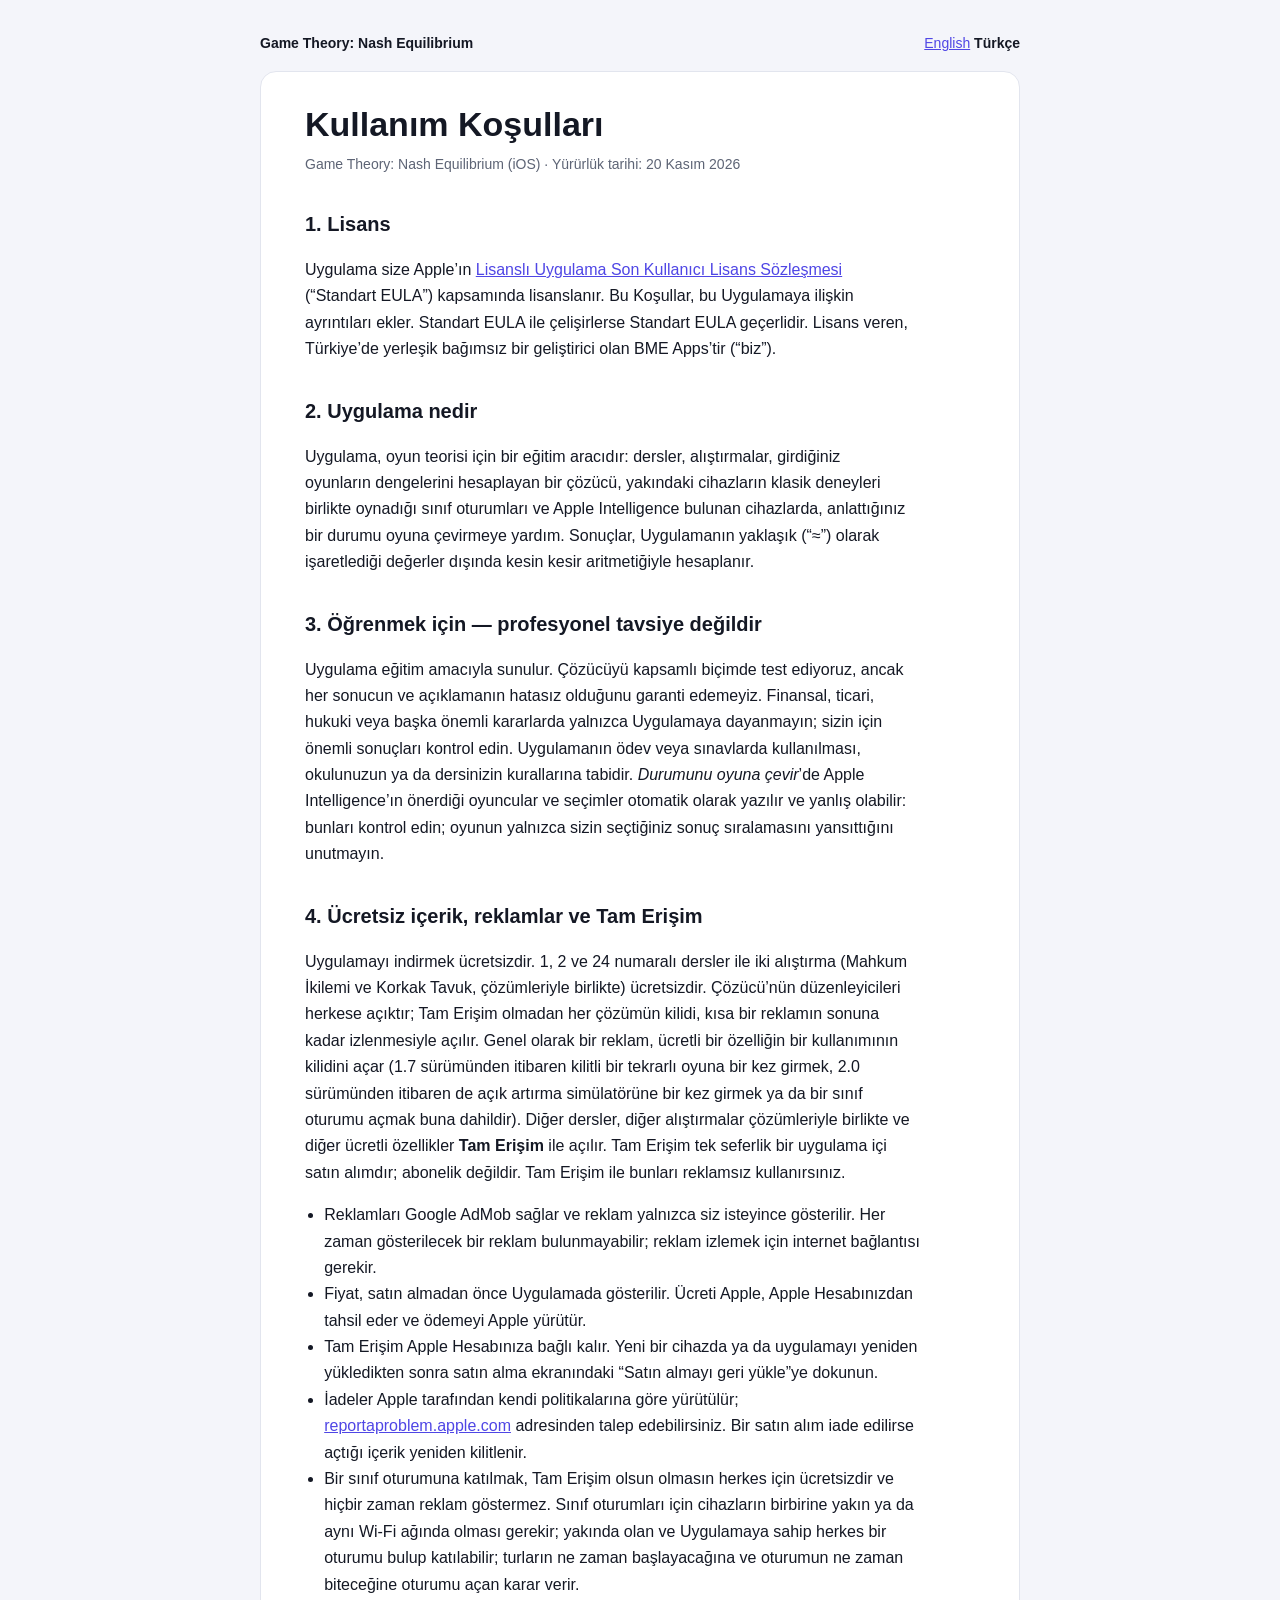
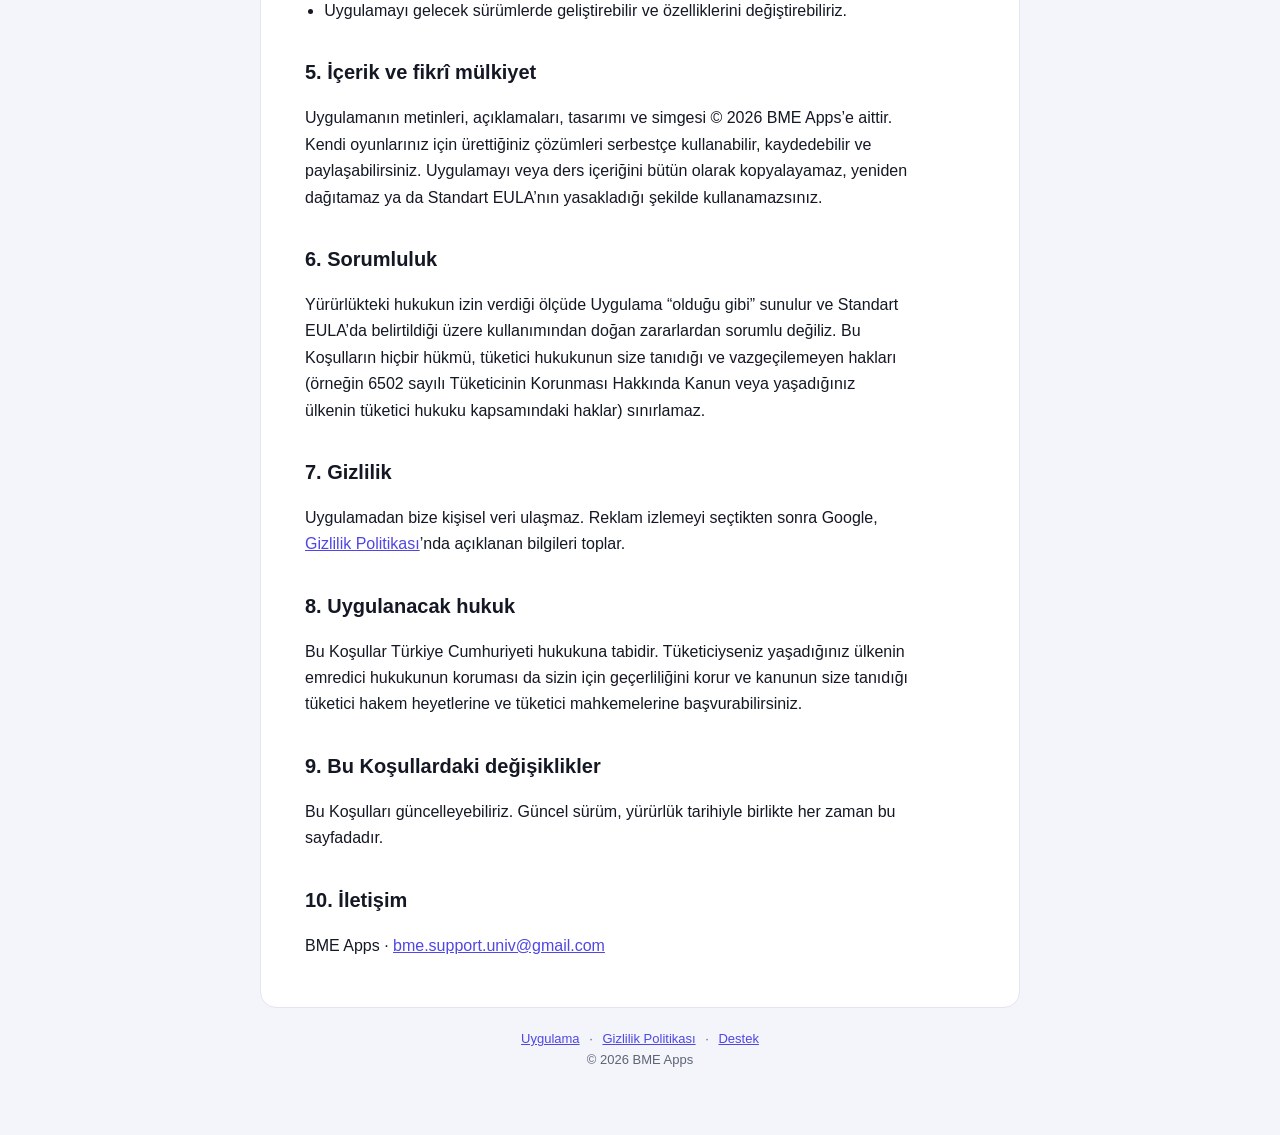
<file: game-theory/terms/tr/index.html>
<!doctype html>
<html lang="tr">
<head>
<meta charset="utf-8">
<meta name="viewport" content="width=device-width, initial-scale=1">
<title>Kullanım Koşulları — Game Theory: Nash Equilibrium</title>
<meta name="description" content="BME Apps tarafından geliştirilen Game Theory: Nash Equilibrium iOS uygulamasının kullanım koşulları.">
<link rel="stylesheet" href="../../../style.css">
</head>
<body>
<header class="top">
  <a class="brand" href="../../">Game Theory: Nash Equilibrium</a>
  <nav class="lang"><a href="../" hreflang="en">English</a> <strong>Türkçe</strong></nav>
</header>
<main>
<h1>Kullanım Koşulları</h1>
<p class="meta">Game Theory: Nash Equilibrium (iOS) · Yürürlük tarihi: 20 Kasım 2026</p>

<h2>1. Lisans</h2>
<p>Uygulama size Apple’ın
<a href="https://www.apple.com/legal/internet-services/itunes/dev/stdeula/">Lisanslı Uygulama Son Kullanıcı Lisans
Sözleşmesi</a> (“Standart EULA”) kapsamında lisanslanır. Bu Koşullar, bu Uygulamaya ilişkin ayrıntıları ekler.
Standart EULA ile çelişirlerse Standart EULA geçerlidir. Lisans veren, Türkiye’de yerleşik bağımsız bir geliştirici
olan BME Apps’tir (“biz”).</p>

<h2>2. Uygulama nedir</h2>
<p>Uygulama, oyun teorisi için bir eğitim aracıdır: dersler, alıştırmalar, girdiğiniz oyunların dengelerini
hesaplayan bir çözücü, yakındaki cihazların klasik deneyleri birlikte oynadığı sınıf oturumları ve Apple
Intelligence bulunan cihazlarda, anlattığınız bir durumu oyuna çevirmeye yardım. Sonuçlar, Uygulamanın yaklaşık (“≈”) olarak işaretlediği değerler dışında kesin kesir
aritmetiğiyle hesaplanır.</p>

<h2>3. Öğrenmek için — profesyonel tavsiye değildir</h2>
<p>Uygulama eğitim amacıyla sunulur. Çözücüyü kapsamlı biçimde test ediyoruz, ancak her sonucun ve açıklamanın
hatasız olduğunu garanti edemeyiz. Finansal, ticari, hukuki veya başka önemli kararlarda yalnızca Uygulamaya
dayanmayın; sizin için önemli sonuçları kontrol edin. Uygulamanın ödev veya sınavlarda kullanılması, okulunuzun ya
da dersinizin kurallarına tabidir. <em>Durumunu oyuna çevir</em>’de Apple Intelligence’ın önerdiği oyuncular ve
seçimler otomatik olarak yazılır ve yanlış olabilir: bunları kontrol edin; oyunun yalnızca sizin seçtiğiniz sonuç
sıralamasını yansıttığını unutmayın.</p>

<h2>4. Ücretsiz içerik, reklamlar ve Tam Erişim</h2>
<p>Uygulamayı indirmek ücretsizdir. 1, 2 ve 24 numaralı dersler ile iki alıştırma (Mahkum İkilemi ve Korkak
Tavuk, çözümleriyle birlikte) ücretsizdir. Çözücü’nün düzenleyicileri herkese açıktır; Tam Erişim olmadan her
çözümün kilidi, kısa bir reklamın sonuna kadar izlenmesiyle açılır. Genel olarak bir reklam, ücretli bir özelliğin bir
kullanımının kilidini açar (1.7 sürümünden itibaren kilitli bir tekrarlı oyuna bir kez girmek, 2.0 sürümünden itibaren de açık artırma
simülatörüne bir kez girmek ya da bir sınıf oturumu açmak buna dahildir). Diğer
dersler, diğer alıştırmalar çözümleriyle birlikte ve diğer ücretli özellikler <strong>Tam Erişim</strong> ile açılır.
Tam Erişim tek seferlik bir uygulama içi satın alımdır; abonelik değildir. Tam Erişim ile bunları reklamsız
kullanırsınız.</p>
<ul>
  <li>Reklamları Google AdMob sağlar ve reklam yalnızca siz isteyince gösterilir. Her zaman gösterilecek bir reklam
  bulunmayabilir; reklam izlemek için internet bağlantısı gerekir.</li>
  <li>Fiyat, satın almadan önce Uygulamada gösterilir. Ücreti Apple, Apple Hesabınızdan tahsil eder ve ödemeyi
  Apple yürütür.</li>
  <li>Tam Erişim Apple Hesabınıza bağlı kalır. Yeni bir cihazda ya da uygulamayı yeniden yükledikten sonra satın
  alma ekranındaki “Satın almayı geri yükle”ye dokunun.</li>
  <li>İadeler Apple tarafından kendi politikalarına göre yürütülür;
  <a href="https://reportaproblem.apple.com">reportaproblem.apple.com</a> adresinden talep edebilirsiniz. Bir
  satın alım iade edilirse açtığı içerik yeniden kilitlenir.</li>
  <li>Bir sınıf oturumuna katılmak, Tam Erişim olsun olmasın herkes için ücretsizdir ve hiçbir zaman reklam
  göstermez. Sınıf oturumları için cihazların birbirine yakın ya da aynı Wi-Fi ağında olması gerekir; yakında olan ve
  Uygulamaya sahip herkes bir oturumu bulup katılabilir; turların ne zaman başlayacağına ve oturumun ne zaman biteceğine oturumu açan
  karar verir.</li>
  <li>Uygulamayı gelecek sürümlerde geliştirebilir ve özelliklerini değiştirebiliriz.</li>
</ul>

<h2>5. İçerik ve fikrî mülkiyet</h2>
<p>Uygulamanın metinleri, açıklamaları, tasarımı ve simgesi © 2026 BME Apps’e aittir. Kendi oyunlarınız için
ürettiğiniz çözümleri serbestçe kullanabilir, kaydedebilir ve paylaşabilirsiniz. Uygulamayı veya ders içeriğini
bütün olarak kopyalayamaz, yeniden dağıtamaz ya da Standart EULA’nın yasakladığı şekilde kullanamazsınız.</p>

<h2>6. Sorumluluk</h2>
<p>Yürürlükteki hukukun izin verdiği ölçüde Uygulama “olduğu gibi” sunulur ve Standart EULA’da belirtildiği üzere
kullanımından doğan zararlardan sorumlu değiliz. Bu Koşulların hiçbir hükmü, tüketici hukukunun size tanıdığı ve
vazgeçilemeyen hakları (örneğin 6502 sayılı Tüketicinin Korunması Hakkında Kanun veya yaşadığınız ülkenin tüketici
hukuku kapsamındaki haklar) sınırlamaz.</p>

<h2>7. Gizlilik</h2>
<p>Uygulamadan bize kişisel veri ulaşmaz. Reklam izlemeyi seçtikten sonra Google,
<a href="../../privacy/tr/">Gizlilik Politikası</a>’nda açıklanan bilgileri toplar.</p>

<h2>8. Uygulanacak hukuk</h2>
<p>Bu Koşullar Türkiye Cumhuriyeti hukukuna tabidir. Tüketiciyseniz yaşadığınız ülkenin emredici hukukunun
koruması da sizin için geçerliliğini korur ve kanunun size tanıdığı tüketici hakem heyetlerine ve tüketici
mahkemelerine başvurabilirsiniz.</p>

<h2>9. Bu Koşullardaki değişiklikler</h2>
<p>Bu Koşulları güncelleyebiliriz. Güncel sürüm, yürürlük tarihiyle birlikte her zaman bu sayfadadır.</p>

<h2>10. İletişim</h2>
<p>BME Apps · <a href="mailto:bme.support.univ@gmail.com">bme.support.univ@gmail.com</a></p>
</main>
<footer>
  <a href="../../">Uygulama</a> · <a href="../../privacy/tr/">Gizlilik Politikası</a> · <a href="../../support/tr/">Destek</a>
  <br>© 2026 BME Apps
</footer>
</body>
</html>
</file>
<file: style.css>
:root {
  --bg: #f4f5fa;
  --card: #ffffff;
  --text: #141824;
  --muted: #5d6475;
  --line: #e2e5ee;
  --accent: #4f46e5;
  --accent-soft: #eef0ff;
  color-scheme: light dark;
}
@media (prefers-color-scheme: dark) {
  :root {
    --bg: #0c0f16;
    --card: #161b25;
    --text: #e8eaf0;
    --muted: #9aa2b4;
    --line: #2a3242;
    --accent: #8b8cf8;
    --accent-soft: #23264a;
  }
}
* { box-sizing: border-box; }
body {
  margin: 0;
  background: var(--bg);
  color: var(--text);
  font: 16px/1.65 -apple-system, BlinkMacSystemFont, "Segoe UI", Roboto, "Helvetica Neue", Arial, sans-serif;
  padding: 32px 16px 64px;
}
main { max-width: 760px; margin: 0 auto; background: var(--card); border: 1px solid var(--line); border-radius: 16px; padding: 32px clamp(18px, 5vw, 44px); }
header.top { max-width: 760px; margin: 0 auto 16px; display: flex; justify-content: space-between; align-items: center; gap: 12px; flex-wrap: wrap; font-size: 14px; }
header.top a.brand { font-weight: 700; color: var(--text); text-decoration: none; }
nav.lang a, nav.pages a { margin-left: 12px; }
a { color: var(--accent); }
h1 { font-size: clamp(26px, 5vw, 34px); line-height: 1.2; margin: 0 0 8px; }
h2 { font-size: 20px; margin: 32px 0 8px; }
h3 { font-size: 17px; margin: 20px 0 6px; }
p, li { max-width: 68ch; }
.meta { color: var(--muted); font-size: 14px; margin: 0 0 24px; }
.summary { background: var(--accent-soft); border-radius: 12px; padding: 14px 18px; margin: 20px 0; }
ul { padding-left: 1.2em; }
footer { max-width: 760px; margin: 20px auto 0; color: var(--muted); font-size: 13px; text-align: center; }
footer a { margin: 0 6px; }
.apps { display: grid; gap: 12px; }
.app { border: 1px solid var(--line); border-radius: 12px; padding: 16px; }
code { font-family: ui-monospace, SFMono-Regular, Menlo, monospace; font-size: 0.92em; }
</file>
